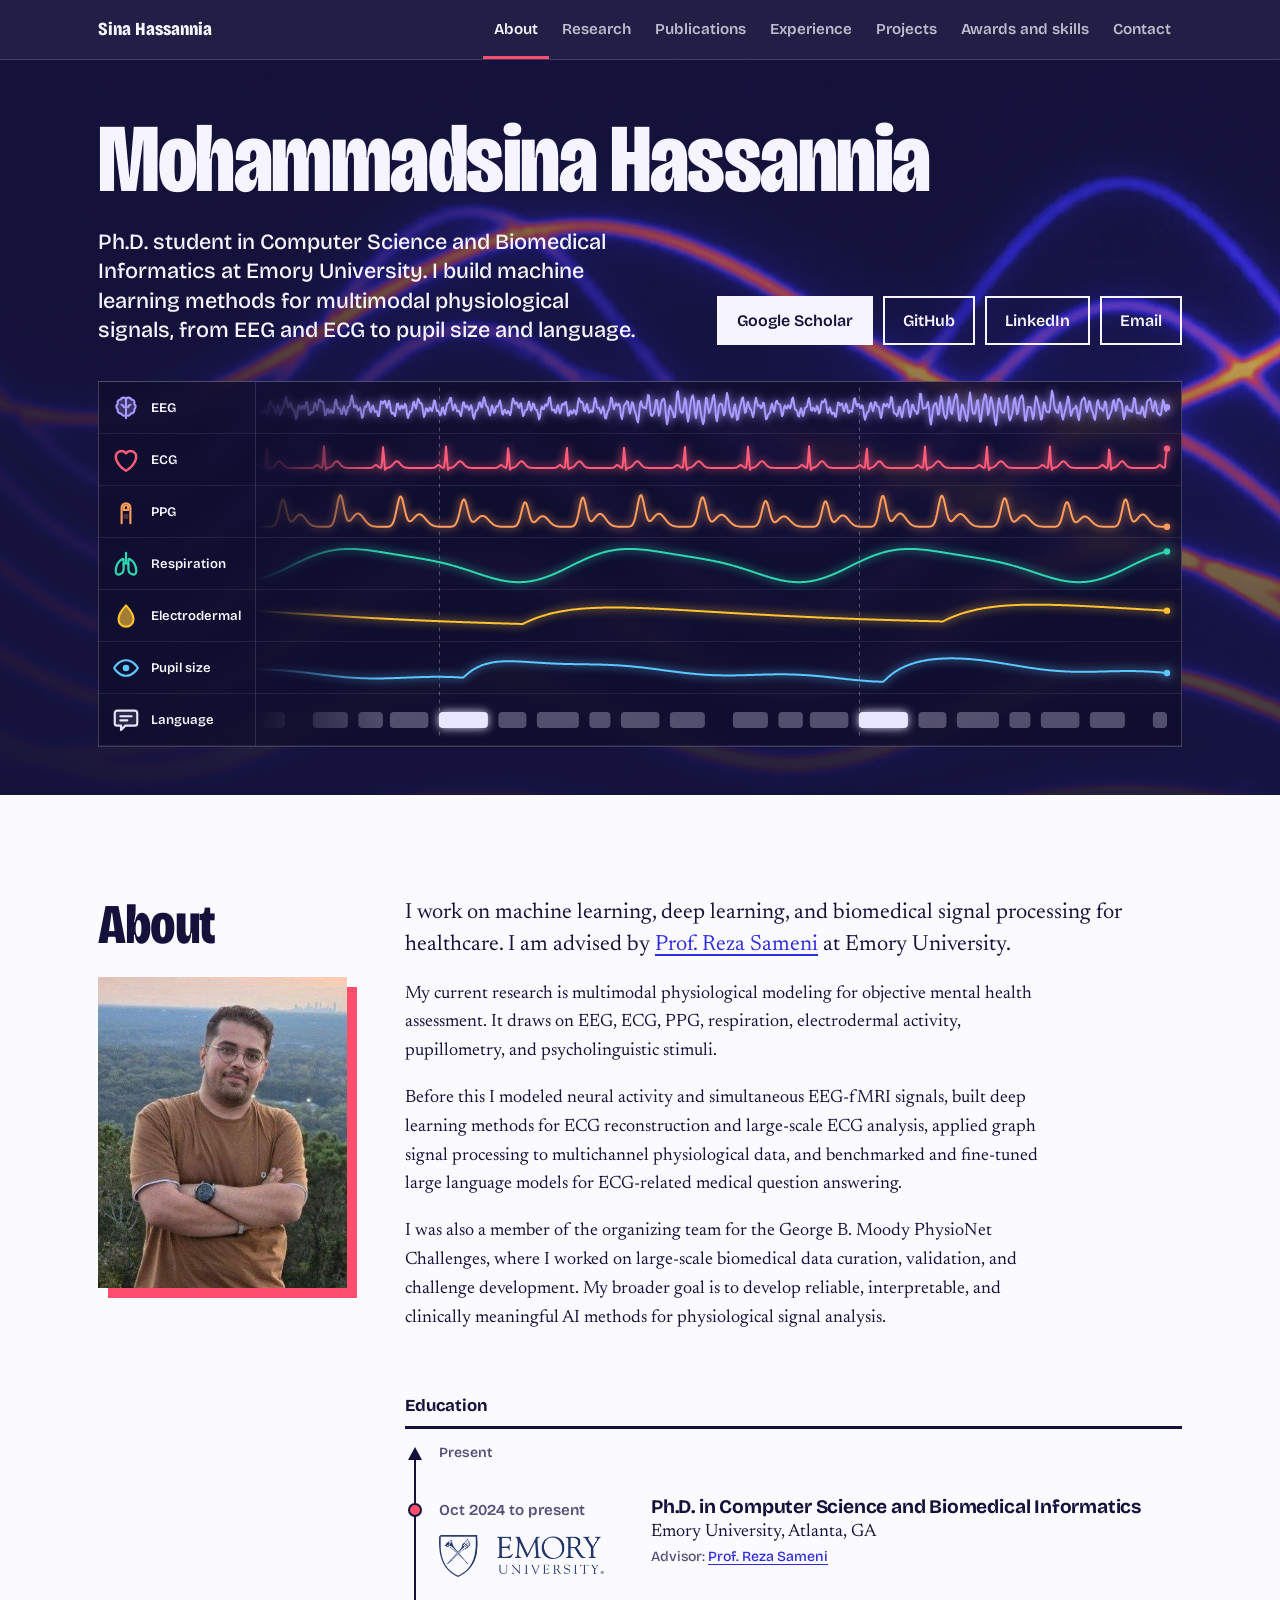
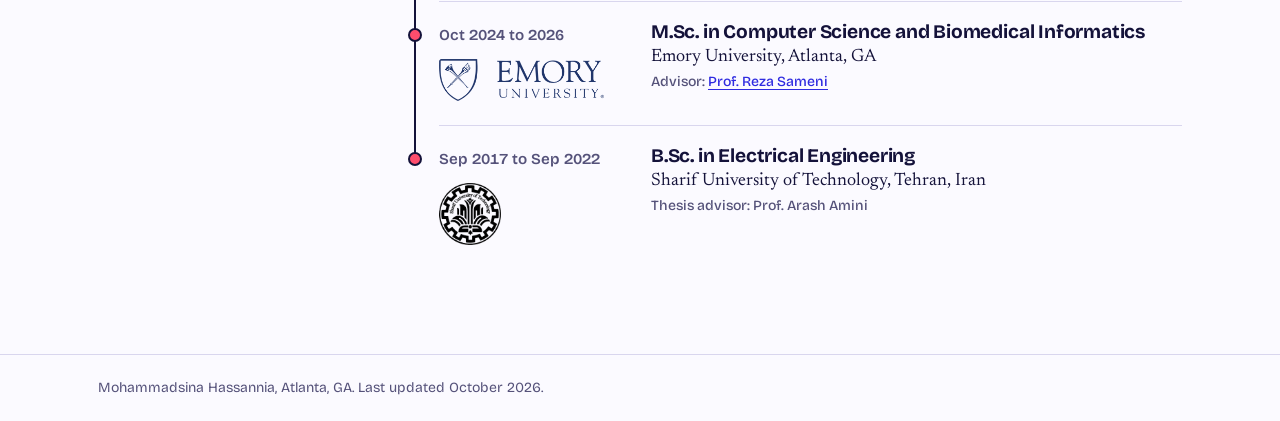
<file: index.html>
<!doctype html>
<html lang="en">
<head>
  <meta charset="utf-8">
  <meta name="viewport" content="width=device-width, initial-scale=1">
  <title>Mohammadsina Hassannia</title>
  <meta name="description" content="Mohammadsina Hassannia is a Ph.D. student in Computer Science and Biomedical Informatics at Emory University, working on machine learning for ECG, EEG, and other physiological signals.">
  <meta name="author" content="Mohammadsina Hassannia">
  <meta property="og:title" content="Mohammadsina Hassannia">
  <meta property="og:description" content="Ph.D. student at Emory University working on machine learning for ECG, EEG, and other physiological signals.">
  <meta property="og:type" content="website">
  <meta property="og:url" content="https://sinahsnn.github.io/">
  <meta property="og:image" content="https://sinahsnn.github.io/assets/portrait.jpg">
  <meta name="theme-color" content="#14123a">
  <link rel="icon" href="data:image/svg+xml,%3Csvg xmlns='http://www.w3.org/2000/svg' viewBox='0 0 32 32'%3E%3Crect width='32' height='32' fill='%2314123a'/%3E%3Cpath d='M2 19h7l2-4 3 9 4-19 3 14h9' fill='none' stroke='%23ff5c79' stroke-width='2.6' stroke-linejoin='round' stroke-linecap='round'/%3E%3C/svg%3E">
  <link rel="preconnect" href="https://fonts.googleapis.com">
  <link rel="preconnect" href="https://fonts.gstatic.com" crossorigin>
  <link rel="stylesheet" href="https://fonts.googleapis.com/css2?family=Bricolage+Grotesque:opsz,wdth,wght@12..96,75..100,200..800&amp;family=Newsreader:ital,opsz,wght@0,6..72,400..600;1,6..72,400..600&amp;display=swap">
  <link rel="stylesheet" href="assets/style.css">
</head>
<body>
<a class="skip" href="#main">Skip to content</a>

<svg class="sprite" width="0" height="0" aria-hidden="true" focusable="false">
  <symbol id="g-leads" viewBox="0 0 96 60"><polyline fill="none" stroke="currentColor" stroke-width="1.5" stroke-linecap="round" stroke-linejoin="round" points="10,16 15.3,16 18,15 20.6,16 24.4,16 26,16.8 27.9,8 29.8,18.1 31.7,16 35.8,16 39.6,14.2 43.4,16 48,16 53.3,16 56,15 58.6,16 62.4,16 64,16.8 65.9,8 67.8,18.1 69.7,16 73.8,16 77.6,14.2 81.4,16 86,16"/><polyline fill="none" stroke="currentColor" stroke-width="1.5" stroke-linecap="round" stroke-linejoin="round" points="10,32 15.3,32 18,31 20.6,32 24.4,32 26,32.8 27.9,24 29.8,34.1 31.7,32 35.8,32 39.6,30.2 43.4,32 48,32 53.3,32 56,31 58.6,32 62.4,32 64,32.8 65.9,24 67.8,34.1 69.7,32 73.8,32 77.6,30.2 81.4,32 86,32"/><polyline fill="none" stroke="currentColor" stroke-width="1.5" stroke-linecap="round" stroke-linejoin="round" points="10,48 15.3,48 18,47 20.6,48 24.4,48 26,48.8 27.9,40 29.8,50.1 31.7,48 35.8,48 39.6,46.2 43.4,48 48,48 53.3,48 56,47 58.6,48 62.4,48 64,48.8 65.9,40 67.8,50.1 69.7,48 73.8,48 77.6,46.2 81.4,48 86,48"/></symbol>
  <symbol id="g-ecg" viewBox="0 0 96 60"><rect class="gb" x="8" y="12" width="80" height="36"/><polyline fill="none" stroke="currentColor" stroke-width="2" stroke-linecap="round" stroke-linejoin="round" points="10,36 15.3,36 18,33.7 20.6,36 24.4,36 26,37.8 27.9,18 29.8,40.7 31.7,36 35.8,36 39.6,32 43.4,36 48,36 53.3,36 56,33.7 58.6,36 62.4,36 64,37.8 65.9,18 67.8,40.7 69.7,36 73.8,36 77.6,32 81.4,36 86,36"/></symbol>
  <symbol id="g-split" viewBox="0 0 96 60"><polyline fill="none" stroke="currentColor" stroke-width="1.5" stroke-linecap="round" stroke-linejoin="round" points="10,19.4 11.6,20.7 13.2,21.3 14.8,21.1 16.3,20.3 17.9,19.3 19.5,18.4 21.1,17.8 22.7,17.7 24.2,17.9 25.8,18.1 27.4,18 29,17.5 30.6,16.4 32.2,14.9 33.8,13.5 35.3,12.4 36.9,12 38.5,12.5 40.1,13.7 41.7,15.3 43.2,17 44.8,18.3 46.4,19.1 48,19.2 49.6,19 51.2,18.6 52.8,18.4 54.3,18.5 55.9,19.1 57.5,19.8 59.1,20.4 60.7,20.5 62.2,20 63.8,18.7 65.4,17 67,15.1 68.6,13.6 70.2,12.7 71.8,12.5 73.3,13.1 74.9,14.2 76.5,15.3 78.1,16.2 79.7,16.6 81.2,16.6 82.8,16.4 84.4,16.3 86,16.6"/><rect class="gb" x="8" y="30" width="80" height="24"/><polyline fill="none" stroke="currentColor" stroke-width="2" stroke-linecap="round" stroke-linejoin="round" points="10,46 15.3,46 18,44.6 20.6,46 24.4,46 26,47.1 27.9,35 29.8,48.9 31.7,46 35.8,46 39.6,43.6 43.4,46 48,46 53.3,46 56,44.6 58.6,46 62.4,46 64,47.1 65.9,35 67.8,48.9 69.7,46 73.8,46 77.6,43.6 81.4,46 86,46"/></symbol>
  <symbol id="g-tag" viewBox="0 0 96 60"><rect class="ga" x="24" y="16" width="48" height="28" stroke="currentColor" stroke-width="2"/><polyline class="gk" fill="none" stroke="currentColor" stroke-width="2" stroke-linecap="round" stroke-linejoin="round" points="38,30 45,37 59,23"/></symbol>
  <symbol id="g-docs" viewBox="0 0 96 60"><rect class="gt" x="24" y="8" width="34" height="40" stroke="currentColor" stroke-width="2"/><rect class="gt" x="31" y="11" width="34" height="40" stroke="currentColor" stroke-width="2"/><rect class="gt" x="38" y="14" width="34" height="40" stroke="currentColor" stroke-width="2"/><polyline fill="none" stroke="currentColor" stroke-width="1.5" stroke-linecap="round" stroke-linejoin="round" points="44,22 66,22"/><polyline fill="none" stroke="currentColor" stroke-width="1.5" stroke-linecap="round" stroke-linejoin="round" points="44,29 66,29"/><polyline fill="none" stroke="currentColor" stroke-width="1.5" stroke-linecap="round" stroke-linejoin="round" points="44,36 66,36"/><polyline fill="none" stroke="currentColor" stroke-width="1.5" stroke-linecap="round" stroke-linejoin="round" points="44,43 58,43"/></symbol>
  <symbol id="g-qa" viewBox="0 0 96 60"><rect class="gt" x="12" y="14" width="32" height="32" stroke="currentColor" stroke-width="2"/><rect class="ga" x="52" y="14" width="32" height="32" stroke="currentColor" stroke-width="2"/><text x="28" y="36" text-anchor="middle" font-size="18" font-weight="700" fill="currentColor">Q</text><text class="go" x="68" y="36" text-anchor="middle" font-size="18" font-weight="700" fill="currentColor">A</text></symbol>
  <symbol id="g-bars" viewBox="0 0 96 60"><polyline fill="none" stroke="currentColor" stroke-width="1.5" stroke-linecap="round" stroke-linejoin="round" points="12,8 12,50 86,50"/><rect class="gt" x="20" y="28" width="11" height="22" stroke="currentColor" stroke-width="2"/><rect class="gt" x="36" y="36" width="11" height="14" stroke="currentColor" stroke-width="2"/><rect class="ga" x="52" y="16" width="11" height="34" stroke="currentColor" stroke-width="2"/><rect class="gt" x="68" y="24" width="11" height="26" stroke="currentColor" stroke-width="2"/></symbol>
  <symbol id="g-spikes" viewBox="0 0 96 60"><polyline fill="none" stroke="currentColor" stroke-width="2" stroke-linecap="round" stroke-linejoin="round" points="16,11 16,21"/><polyline fill="none" stroke="currentColor" stroke-width="2" stroke-linecap="round" stroke-linejoin="round" points="28,11 28,21"/><polyline fill="none" stroke="currentColor" stroke-width="2" stroke-linecap="round" stroke-linejoin="round" points="44,11 44,21"/><polyline fill="none" stroke="currentColor" stroke-width="2" stroke-linecap="round" stroke-linejoin="round" points="52,11 52,21"/><polyline fill="none" stroke="currentColor" stroke-width="2" stroke-linecap="round" stroke-linejoin="round" points="60,11 60,21"/><polyline fill="none" stroke="currentColor" stroke-width="2" stroke-linecap="round" stroke-linejoin="round" points="64,11 64,21"/><polyline fill="none" stroke="currentColor" stroke-width="2" stroke-linecap="round" stroke-linejoin="round" points="72,11 72,21"/><polyline fill="none" stroke="currentColor" stroke-width="2" stroke-linecap="round" stroke-linejoin="round" points="12,25 12,35"/><polyline fill="none" stroke="currentColor" stroke-width="2" stroke-linecap="round" stroke-linejoin="round" points="16,25 16,35"/><polyline fill="none" stroke="currentColor" stroke-width="2" stroke-linecap="round" stroke-linejoin="round" points="24,25 24,35"/><polyline fill="none" stroke="currentColor" stroke-width="2" stroke-linecap="round" stroke-linejoin="round" points="36,25 36,35"/><polyline fill="none" stroke="currentColor" stroke-width="2" stroke-linecap="round" stroke-linejoin="round" points="56,25 56,35"/><polyline fill="none" stroke="currentColor" stroke-width="2" stroke-linecap="round" stroke-linejoin="round" points="72,25 72,35"/><polyline fill="none" stroke="currentColor" stroke-width="2" stroke-linecap="round" stroke-linejoin="round" points="76,25 76,35"/><polyline fill="none" stroke="currentColor" stroke-width="2" stroke-linecap="round" stroke-linejoin="round" points="12,39 12,49"/><polyline fill="none" stroke="currentColor" stroke-width="2" stroke-linecap="round" stroke-linejoin="round" points="20,39 20,49"/><polyline fill="none" stroke="currentColor" stroke-width="2" stroke-linecap="round" stroke-linejoin="round" points="36,39 36,49"/><polyline fill="none" stroke="currentColor" stroke-width="2" stroke-linecap="round" stroke-linejoin="round" points="40,39 40,49"/><polyline fill="none" stroke="currentColor" stroke-width="2" stroke-linecap="round" stroke-linejoin="round" points="44,39 44,49"/><polyline fill="none" stroke="currentColor" stroke-width="2" stroke-linecap="round" stroke-linejoin="round" points="64,39 64,49"/><polyline fill="none" stroke="currentColor" stroke-width="2" stroke-linecap="round" stroke-linejoin="round" points="80,39 80,49"/></symbol>
  <symbol id="g-activity" viewBox="0 0 96 60"><circle class="gt" cx="48" cy="32" r="20" stroke="currentColor" stroke-width="2"/><polyline fill="none" stroke="currentColor" stroke-width="2" stroke-linecap="round" stroke-linejoin="round" points="44,12.6 48,7 52,12.6"/><polyline fill="none" stroke="currentColor" stroke-width="1.5" stroke-linecap="round" stroke-linejoin="round" points="40,28 50,24 56,36"/><circle class="ga" cx="40" cy="28" r="3.2" stroke="currentColor" stroke-width="1.5"/><circle class="ga" cx="50" cy="24" r="3.2" stroke="currentColor" stroke-width="1.5"/><circle class="ga" cx="56" cy="36" r="3.2" stroke="currentColor" stroke-width="1.5"/><circle class="gt" cx="38" cy="40" r="2.4" stroke="currentColor" stroke-width="1.5"/><circle class="gt" cx="58" cy="22" r="2.4" stroke="currentColor" stroke-width="1.5"/></symbol>
  <symbol id="g-eegfmri" viewBox="0 0 96 60"><polyline fill="none" stroke="currentColor" stroke-width="1.5" stroke-linecap="round" stroke-linejoin="round" points="8,19 8.8,20.8 9.5,21.3 10.2,20.7 11,19.5 11.8,18.8 12.5,18.7 13.2,19 14,18.8 14.8,17.7 15.5,15.9 16.2,14.4 17,14.1 17.8,15.2 18.5,17.1 19.2,18.9 20,19.6 20.8,19.5 21.5,19.1 22.2,19.2 23,19.9 23.8,20.8 24.5,20.8 25.2,19.6 26,17.4 26.8,15.4 27.5,14.5 28.2,14.9 29,16.1 29.8,17.2 30.5,17.6 31.2,17.4 32,17.4 32.8,18.1 33.5,19.7 34.2,21.3 35,21.9 35.8,21.2 36.5,19.3 37.2,17.3 38,16.2 38.8,16.1 39.5,16.6 40.2,16.8 41,16.4 41.8,15.6 42.5,15.4 43.2,16.2 44,18.1"/><polyline fill="none" stroke="currentColor" stroke-width="1.5" stroke-linecap="round" stroke-linejoin="round" points="8,33.7 8.8,33.3 9.5,32.2 10.2,31.1 11,30.4 11.8,30.2 12.5,30.3 13.2,30.4 14,30 14.8,28.9 15.5,27.6 16.2,26.5 17,26.1 17.8,26.8 18.5,28.3 19.2,30.1 20,31.5 20.8,32.2 21.5,32.1 22.2,31.6 23,31.2 23.8,31.3 24.5,31.8 25.2,32.3 26,32.4 26.8,31.7 27.5,30.3 28.2,28.4 29,26.9 29.8,26.2 30.5,26.5 31.2,27.6 32,28.8 32.8,29.8 33.5,30.2 34.2,30.1 35,29.9 35.8,30.2 36.5,31 37.2,32.2 38,33.3 38.8,33.8 39.5,33.2 40.2,31.8 41,30 41.8,28.4 42.5,27.6 43.2,27.6 44,28.1"/><polyline fill="none" stroke="currentColor" stroke-width="1.5" stroke-linecap="round" stroke-linejoin="round" points="8,44 8.8,42.3 9.5,41.6 10.2,41.8 11,41.8 11.8,40.8 12.5,39.2 13.2,38.3 14,39.1 14.8,41.4 15.5,43.7 16.2,44.7 17,44.3 17.8,43.4 18.5,43.2 19.2,43.6 20,43.9 20.8,42.9 21.5,40.8 22.2,38.7 23,38.1 23.8,39.2 24.5,41.2 25.2,42.5 26,42.7 26.8,42.5 27.5,42.8 28.2,44.1 29,45.3 29.8,45.3 30.5,43.5 31.2,41 32,39.3 32.8,39.1 33.5,40.1 34.2,40.9 35,40.9 35.8,40.4 36.5,40.8 37.2,42.4 38,44.6 38.8,45.9 39.5,45.4 40.2,43.6 41,41.7 41.8,40.9 42.5,41.1 43.2,41.2 44,40.5"/><rect class="gt" x="54" y="13" width="34" height="34" stroke="currentColor" stroke-width="2"/><rect class="ga" x="65.3" y="24.3" width="11.4" height="11.4"/><rect class="ga" x="76.7" y="24.3" width="11.3" height="11.4"/><polyline fill="none" stroke="currentColor" stroke-width="1.5" stroke-linecap="round" stroke-linejoin="round" points="65.3,13 65.3,47"/><polyline fill="none" stroke="currentColor" stroke-width="1.5" stroke-linecap="round" stroke-linejoin="round" points="54,24.3 88,24.3"/><polyline fill="none" stroke="currentColor" stroke-width="1.5" stroke-linecap="round" stroke-linejoin="round" points="76.7,13 76.7,47"/><polyline fill="none" stroke="currentColor" stroke-width="1.5" stroke-linecap="round" stroke-linejoin="round" points="54,35.7 88,35.7"/></symbol>
  <symbol id="g-eegnoisy" viewBox="0 0 96 60"><rect class="gb" x="40" y="8" width="28" height="44"/><polyline fill="none" stroke="currentColor" stroke-width="1.5" stroke-linecap="round" stroke-linejoin="round" points="10,17.5 11.6,19.3 13.2,18.8 14.8,17.3 16.3,16.6 17.9,16.9 19.5,16.6 21.1,14.7 22.7,12.5 24.2,12.2 25.8,14.2 27.4,16.7 29,17.7 30.6,17.3 32.2,17.1 33.8,18.1 35.3,18.9 36.9,17.8 38.5,15 40.1,12.7 41.7,12.7 43.2,14.4 44.8,15.6 46.4,15.5 48,15.5 49.6,16.9 51.2,19.1 52.8,19.9 54.3,18.2 55.9,15.5 57.5,14 59.1,14.3 60.7,14.8 62.2,14.3 63.8,13.4 65.4,14.1 67,16.6 68.6,19.1 70.2,19.6 71.8,18 73.3,16.4 74.9,16.1 76.5,16.3 78.1,15.3 79.7,13.3 81.2,12.2 82.8,13.4 84.4,16.2 86,18.1"/><polyline fill="none" stroke="currentColor" stroke-width="1.5" stroke-linecap="round" stroke-linejoin="round" points="10,36.5 11.6,37 13.2,36.7 14.8,35.6 16.3,34.1 17.9,32.6 19.5,31.5 21.1,31 22.7,31.3 24.2,32.4 25.8,33.9 27.4,35.4 29,36.5 30.6,37 32.2,36.7 33.8,35.6 35.3,34.1 36.9,32.6 38.5,31.3 40.1,30.5 41.7,30.3 43.2,30.3 44.8,30.2 46.4,29.6 48,28.2 49.6,26.2 51.2,24.2 52.8,22.6 54.3,22 55.9,22.4 57.5,23.8 59.1,25.8 60.7,28.1 62.2,30.6 63.8,33 65.4,35 67,36.4 68.6,36.9 70.2,36.6 71.8,35.6 73.3,34.1 74.9,32.6 76.5,31.5 78.1,31 79.7,31.3 81.2,32.4 82.8,33.9 84.4,35.4 86,36.5"/><polyline fill="none" stroke="currentColor" stroke-width="1.5" stroke-linecap="round" stroke-linejoin="round" points="10,50.7 11.6,49.9 13.2,48.7 14.8,47.4 16.3,46.2 17.9,45.3 19.5,45 21.1,45.2 22.7,46 24.2,47.2 25.8,48.5 27.4,49.7 29,50.6 30.6,51 32.2,50.8 33.8,50 35.3,48.9 36.9,47.5 38.5,46.2 40.1,45.2 41.7,44.5 43.2,44.2 44.8,44.1 46.4,44.1 48,44.2 49.6,44.2 51.2,44.3 52.8,44.5 54.3,44.8 55.9,45 57.5,45.2 59.1,45.1 60.7,44.9 62.2,44.6 63.8,44.6 65.4,44.9 67,45.7 68.6,46.9 70.2,48.2 71.8,49.5 73.3,50.4 74.9,51 76.5,50.9 78.1,50.3 79.7,49.2 81.2,47.9 82.8,46.6 84.4,45.6 86,45.1"/></symbol>
  <symbol id="g-sources" viewBox="0 0 96 60"><polyline fill="none" stroke="currentColor" stroke-width="1.5" stroke-linecap="round" stroke-linejoin="round" points="10,15.5 11.6,17.3 13.2,16.8 14.8,15.3 16.3,14.6 17.9,14.9 19.5,14.6 21.1,12.7 22.7,10.5 24.2,10.2 25.8,12.2 27.4,14.7 29,15.7 30.6,15.3 32.2,15.1 33.8,16.1 35.3,16.9 36.9,15.8 38.5,13 40.1,10.7 41.7,10.7 43.2,12.4 44.8,13.6 46.4,13.5 48,13.5 49.6,14.9 51.2,17.1 52.8,17.9 54.3,16.2 55.9,13.5 57.5,12 59.1,12.3 60.7,12.8 62.2,12.3 63.8,11.4 65.4,12.1 67,14.6 68.6,17.1 70.2,17.6 71.8,16 73.3,14.4 74.9,14.1 76.5,14.3 78.1,13.3 79.7,11.3 81.2,10.2 82.8,11.4 84.4,14.2 86,16.1"/><rect class="gb" x="8" y="22" width="80" height="18"/><polyline fill="none" stroke="currentColor" stroke-width="2" stroke-linecap="round" stroke-linejoin="round" points="10,36 11.6,36 13.2,36 14.8,36 16.3,36 17.9,36 19.5,36 21.1,35.9 22.7,35.7 24.2,35.2 25.8,34 27.4,32 29,29.4 30.6,26.8 32.2,25.2 33.8,25.3 35.3,27.2 36.9,30 38.5,32.5 40.1,34.3 41.7,35.3 43.2,35.8 44.8,35.9 46.4,36 48,36 49.6,36 51.2,36 52.8,35.9 54.3,35.8 55.9,35.3 57.5,34.3 59.1,32.4 60.7,29.8 62.2,27.1 63.8,25.3 65.4,25.2 67,26.8 68.6,29.5 70.2,32.1 71.8,34.1 73.3,35.2 74.9,35.7 76.5,35.9 78.1,36 79.7,36 81.2,36 82.8,36 84.4,36 86,36"/><polyline fill="none" stroke="currentColor" stroke-width="1.5" stroke-linecap="round" stroke-linejoin="round" points="10,53.2 11.6,51.3 13.2,50.1 14.8,50.2 16.3,48.1 17.9,46.7 19.5,49.6 21.1,52 22.7,51.3 24.2,51.4 25.8,52 27.4,49.2 29,46.7 30.6,48.4 32.2,50.2 33.8,50 35.3,51.6 36.9,53.3 38.5,50.8 40.1,47.9 41.7,48.4 43.2,48.9 44.8,48.2 46.4,50.4 48,53.3 49.6,52 51.2,49.7 52.8,49.7 54.3,48.7 55.9,46.9 57.5,48.8 59.1,52.1 60.7,51.9 62.2,50.9 63.8,51.5 65.4,49.9 67,46.8 68.6,47.6 70.2,50.4 71.8,50.6 73.3,51 74.9,52.9 76.5,51.5 78.1,48 79.7,47.7 81.2,49.1 82.8,48.8 84.4,49.9 86,53"/></symbol>
  <symbol id="g-eeg" viewBox="0 0 96 60"><rect class="gb" x="8" y="8" width="80" height="46"/><polyline fill="none" stroke="currentColor" stroke-width="1.5" stroke-linecap="round" stroke-linejoin="round" points="10,18.5 11.6,20.3 13.2,19.8 14.8,18.3 16.3,17.6 17.9,17.9 19.5,17.6 21.1,15.7 22.7,13.5 24.2,13.2 25.8,15.2 27.4,17.7 29,18.7 30.6,18.3 32.2,18.1 33.8,19.1 35.3,19.9 36.9,18.8 38.5,16 40.1,13.7 41.7,13.7 43.2,15.4 44.8,16.6 46.4,16.5 48,16.5 49.6,17.9 51.2,20.1 52.8,20.9 54.3,19.2 55.9,16.5 57.5,15 59.1,15.3 60.7,15.8 62.2,15.3 63.8,14.4 65.4,15.1 67,17.6 68.6,20.1 70.2,20.6 71.8,19 73.3,17.4 74.9,17.1 76.5,17.3 78.1,16.3 79.7,14.3 81.2,13.2 82.8,14.4 84.4,17.2 86,19.1"/><polyline fill="none" stroke="currentColor" stroke-width="1.5" stroke-linecap="round" stroke-linejoin="round" points="10,34.5 11.6,33.1 13.2,31.6 14.8,31 16.3,31.2 17.9,31.1 19.5,30 21.1,28.3 22.7,27.2 24.2,27.8 25.8,30 27.4,32.3 29,33.4 30.6,33.1 32.2,32.4 33.8,32.3 35.3,32.9 36.9,33.3 38.5,32.3 40.1,30.1 41.7,27.9 43.2,27.1 44.8,28.1 46.4,29.9 48,31.1 49.6,31.3 51.2,31.1 52.8,31.6 54.3,33 55.9,34.4 57.5,34.5 59.1,32.9 60.7,30.4 62.2,28.6 63.8,28.4 65.4,29.2 67,29.8 68.6,29.6 70.2,29.1 71.8,29.4 73.3,31 74.9,33.4 76.5,34.8 78.1,34.5 79.7,32.8 81.2,31 82.8,30.3 84.4,30.5 86,30.5"/><polyline fill="none" stroke="currentColor" stroke-width="1.5" stroke-linecap="round" stroke-linejoin="round" points="10,46 11.6,44.5 13.2,44.6 14.8,44.4 16.3,42.7 17.9,41.4 19.5,42.8 21.1,45.9 22.7,47.8 24.2,47.3 25.8,46.2 27.4,46.3 29,46.7 30.6,45.1 32.2,42.3 33.8,41 35.3,42.7 36.9,45.2 38.5,46 40.1,45.6 41.7,46.3 43.2,47.9 44.8,48.1 46.4,45.7 48,42.7 49.6,42 51.2,43.3 52.8,44.1 54.3,43.7 55.9,44 57.5,46.3 59.1,48.7 60.7,48.5 62.2,46 63.8,43.9 65.4,43.8 67,44.1 68.6,43.1 70.2,41.8 71.8,42.9 73.3,46 74.9,48.2 76.5,47.7 78.1,46.1 79.7,45.7 81.2,46 82.8,45 84.4,42.4 86,41"/></symbol>
  <symbol id="g-eegin" viewBox="0 0 96 60"><polyline fill="none" stroke="currentColor" stroke-width="1.5" stroke-linecap="round" stroke-linejoin="round" points="10,18.5 11.6,20.3 13.2,19.8 14.8,18.3 16.3,17.6 17.9,17.9 19.5,17.6 21.1,15.7 22.7,13.5 24.2,13.2 25.8,15.2 27.4,17.7 29,18.7 30.6,18.3 32.2,18.1 33.8,19.1 35.3,19.9 36.9,18.8 38.5,16 40.1,13.7 41.7,13.7 43.2,15.4 44.8,16.6 46.4,16.5 48,16.5 49.6,17.9 51.2,20.1 52.8,20.9 54.3,19.2 55.9,16.5 57.5,15 59.1,15.3 60.7,15.8 62.2,15.3 63.8,14.4 65.4,15.1 67,17.6 68.6,20.1 70.2,20.6 71.8,19 73.3,17.4 74.9,17.1 76.5,17.3 78.1,16.3 79.7,14.3 81.2,13.2 82.8,14.4 84.4,17.2 86,19.1"/><polyline fill="none" stroke="currentColor" stroke-width="1.5" stroke-linecap="round" stroke-linejoin="round" points="10,34.5 11.6,33.1 13.2,31.6 14.8,31 16.3,31.2 17.9,31.1 19.5,30 21.1,28.3 22.7,27.2 24.2,27.8 25.8,30 27.4,32.3 29,33.4 30.6,33.1 32.2,32.4 33.8,32.3 35.3,32.9 36.9,33.3 38.5,32.3 40.1,30.1 41.7,27.9 43.2,27.1 44.8,28.1 46.4,29.9 48,31.1 49.6,31.3 51.2,31.1 52.8,31.6 54.3,33 55.9,34.4 57.5,34.5 59.1,32.9 60.7,30.4 62.2,28.6 63.8,28.4 65.4,29.2 67,29.8 68.6,29.6 70.2,29.1 71.8,29.4 73.3,31 74.9,33.4 76.5,34.8 78.1,34.5 79.7,32.8 81.2,31 82.8,30.3 84.4,30.5 86,30.5"/><polyline fill="none" stroke="currentColor" stroke-width="1.5" stroke-linecap="round" stroke-linejoin="round" points="10,46 11.6,44.5 13.2,44.6 14.8,44.4 16.3,42.7 17.9,41.4 19.5,42.8 21.1,45.9 22.7,47.8 24.2,47.3 25.8,46.2 27.4,46.3 29,46.7 30.6,45.1 32.2,42.3 33.8,41 35.3,42.7 36.9,45.2 38.5,46 40.1,45.6 41.7,46.3 43.2,47.9 44.8,48.1 46.4,45.7 48,42.7 49.6,42 51.2,43.3 52.8,44.1 54.3,43.7 55.9,44 57.5,46.3 59.1,48.7 60.7,48.5 62.2,46 63.8,43.9 65.4,43.8 67,44.1 68.6,43.1 70.2,41.8 71.8,42.9 73.3,46 74.9,48.2 76.5,47.7 78.1,46.1 79.7,45.7 81.2,46 82.8,45 84.4,42.4 86,41"/></symbol>
  <symbol id="g-dipole" viewBox="0 0 96 60"><circle class="gt" cx="48" cy="32" r="20" stroke="currentColor" stroke-width="2"/><polyline fill="none" stroke="currentColor" stroke-width="2" stroke-linecap="round" stroke-linejoin="round" points="44,12.6 48,7 52,12.6"/><polyline fill="none" stroke="currentColor" stroke-width="2" stroke-linecap="round" stroke-linejoin="round" points="54,36 44,26"/><polyline fill="none" stroke="currentColor" stroke-width="2" stroke-linecap="round" stroke-linejoin="round" points="44,31 44,26 49,26"/><circle class="gs" cx="54" cy="36" r="3.6" stroke="currentColor" stroke-width="1.5"/></symbol>
  <symbol id="g-found" viewBox="0 0 96 60"><circle class="gt" cx="48" cy="32" r="20" stroke="currentColor" stroke-width="2"/><polyline fill="none" stroke="currentColor" stroke-width="2" stroke-linecap="round" stroke-linejoin="round" points="44,12.6 48,7 52,12.6"/><circle class="ga" cx="54" cy="36" r="8" stroke="currentColor" stroke-width="2"/><polyline fill="none" stroke="currentColor" stroke-width="1.5" stroke-linecap="round" stroke-linejoin="round" points="54,24 54,48"/><polyline fill="none" stroke="currentColor" stroke-width="1.5" stroke-linecap="round" stroke-linejoin="round" points="42,36 66,36"/></symbol>
  <symbol id="g-scatter" viewBox="0 0 96 60"><polyline fill="none" stroke="currentColor" stroke-width="1.5" stroke-linecap="round" stroke-linejoin="round" points="12,8 12,50 86,50"/><polyline fill="none" stroke="currentColor" stroke-width="2" stroke-linecap="round" stroke-linejoin="round" points="22,12 78,46"/><circle class="gt" cx="24" cy="30" r="3" stroke="currentColor" stroke-width="1.5"/><circle class="gt" cx="30" cy="40" r="3" stroke="currentColor" stroke-width="1.5"/><circle class="gt" cx="38" cy="34" r="3" stroke="currentColor" stroke-width="1.5"/><circle class="gt" cx="26" cy="44" r="3" stroke="currentColor" stroke-width="1.5"/><circle class="gt" cx="44" cy="44" r="3" stroke="currentColor" stroke-width="1.5"/><circle class="ga" cx="50" cy="16" r="3" stroke="currentColor" stroke-width="1.5"/><circle class="ga" cx="60" cy="24" r="3" stroke="currentColor" stroke-width="1.5"/><circle class="ga" cx="68" cy="16" r="3" stroke="currentColor" stroke-width="1.5"/><circle class="ga" cx="74" cy="30" r="3" stroke="currentColor" stroke-width="1.5"/><circle class="ga" cx="58" cy="12" r="3" stroke="currentColor" stroke-width="1.5"/></symbol>
  <symbol id="g-matrix" viewBox="0 0 96 60"><rect x="13" y="12" width="8" height="8" fill="currentColor" fill-opacity="0.9"/><rect x="22" y="12" width="8" height="8" fill="currentColor" fill-opacity="0.1"/><rect x="31" y="12" width="8" height="8" fill="currentColor" fill-opacity="0.2"/><rect x="40" y="12" width="8" height="8" fill="currentColor" fill-opacity="0.9"/><rect x="49" y="12" width="8" height="8" fill="currentColor" fill-opacity="0.1"/><rect x="58" y="12" width="8" height="8" fill="currentColor" fill-opacity="0.9"/><rect x="67" y="12" width="8" height="8" fill="currentColor" fill-opacity="0.9"/><rect x="76" y="12" width="8" height="8" fill="currentColor" fill-opacity="0.7"/><rect x="13" y="21" width="8" height="8" fill="currentColor" fill-opacity="0.1"/><rect x="22" y="21" width="8" height="8" fill="currentColor" fill-opacity="0.2"/><rect x="31" y="21" width="8" height="8" fill="currentColor" fill-opacity="0.1"/><rect x="40" y="21" width="8" height="8" fill="currentColor" fill-opacity="0.9"/><rect x="49" y="21" width="8" height="8" fill="currentColor" fill-opacity="0.2"/><rect x="58" y="21" width="8" height="8" fill="currentColor" fill-opacity="0.5"/><rect x="67" y="21" width="8" height="8" fill="currentColor" fill-opacity="0.7"/><rect x="76" y="21" width="8" height="8" fill="currentColor" fill-opacity="0.2"/><rect x="13" y="30" width="8" height="8" fill="currentColor" fill-opacity="0.9"/><rect x="22" y="30" width="8" height="8" fill="currentColor" fill-opacity="0.1"/><rect x="31" y="30" width="8" height="8" fill="currentColor" fill-opacity="0.9"/><rect x="40" y="30" width="8" height="8" fill="currentColor" fill-opacity="0.5"/><rect x="49" y="30" width="8" height="8" fill="currentColor" fill-opacity="0.9"/><rect x="58" y="30" width="8" height="8" fill="currentColor" fill-opacity="0.2"/><rect x="67" y="30" width="8" height="8" fill="currentColor" fill-opacity="0.1"/><rect x="76" y="30" width="8" height="8" fill="currentColor" fill-opacity="0.9"/><rect x="13" y="39" width="8" height="8" fill="currentColor" fill-opacity="0.9"/><rect x="22" y="39" width="8" height="8" fill="currentColor" fill-opacity="0.2"/><rect x="31" y="39" width="8" height="8" fill="currentColor" fill-opacity="0.5"/><rect x="40" y="39" width="8" height="8" fill="currentColor" fill-opacity="0.1"/><rect x="49" y="39" width="8" height="8" fill="currentColor" fill-opacity="0.9"/><rect x="58" y="39" width="8" height="8" fill="currentColor" fill-opacity="0.1"/><rect x="67" y="39" width="8" height="8" fill="currentColor" fill-opacity="0.9"/><rect x="76" y="39" width="8" height="8" fill="currentColor" fill-opacity="0.1"/></symbol>
  <symbol id="g-bits" viewBox="0 0 96 60"><rect class="gt" x="12" y="24" width="9" height="12" stroke="currentColor" stroke-width="1.5"/><rect class="ga" x="21" y="24" width="9" height="12" stroke="currentColor" stroke-width="1.5"/><rect class="ga" x="30" y="24" width="9" height="12" stroke="currentColor" stroke-width="1.5"/><rect class="gt" x="39" y="24" width="9" height="12" stroke="currentColor" stroke-width="1.5"/><rect class="gt" x="48" y="24" width="9" height="12" stroke="currentColor" stroke-width="1.5"/><rect class="ga" x="57" y="24" width="9" height="12" stroke="currentColor" stroke-width="1.5"/><rect class="gt" x="66" y="24" width="9" height="12" stroke="currentColor" stroke-width="1.5"/><rect class="ga" x="75" y="24" width="9" height="12" stroke="currentColor" stroke-width="1.5"/></symbol>
  <symbol id="g-step" viewBox="0 0 96 60"><polyline fill="none" stroke="currentColor" stroke-width="1.5" stroke-linecap="round" stroke-linejoin="round" points="10,50 86,50"/><polyline fill="none" stroke="currentColor" stroke-width="2" stroke-linecap="round" stroke-linejoin="round" points="10,42 34,42 34,20 86,20"/></symbol>
  <symbol id="g-spiketrace" viewBox="0 0 96 60"><polyline fill="none" stroke="currentColor" stroke-width="2" stroke-linecap="round" stroke-linejoin="round" points="10,44 22,44 24,12 27,50 31,44 38,44 40,12 43,50 47,44 54,44 56,12 59,50 63,44 70,44 72,12 75,50 79,44 86,44"/></symbol>
  <symbol id="g-curve" viewBox="0 0 96 60"><polygon class="ga" points="12,50 13.8,50 15.7,50 17.6,50 19.4,50 21.2,50 23.1,50 24.9,50 26.8,50 28.7,44 30.5,41.5 32.4,39.6 34.2,38 36,36.6 37.9,35.3 39.8,34.1 41.6,33 43.5,32 45.3,31 47.1,30.1 49,29.2 50.9,28.3 52.7,27.5 54.5,26.7 56.4,26 58.2,25.2 60.1,24.5 62,23.8 63.8,23.1 65.7,22.5 67.5,21.8 69.3,21.2 71.2,20.6 73,19.9 74.9,19.4 76.8,18.8 78.6,18.2 80.5,17.6 82.3,17.1 84.1,16.5 86,16 86,50 12,50"/><polyline fill="none" stroke="currentColor" stroke-width="2" stroke-linecap="round" stroke-linejoin="round" points="12,50 13.8,50 15.7,50 17.6,50 19.4,50 21.2,50 23.1,50 24.9,50 26.8,50 28.7,44 30.5,41.5 32.4,39.6 34.2,38 36,36.6 37.9,35.3 39.8,34.1 41.6,33 43.5,32 45.3,31 47.1,30.1 49,29.2 50.9,28.3 52.7,27.5 54.5,26.7 56.4,26 58.2,25.2 60.1,24.5 62,23.8 63.8,23.1 65.7,22.5 67.5,21.8 69.3,21.2 71.2,20.6 73,19.9 74.9,19.4 76.8,18.8 78.6,18.2 80.5,17.6 82.3,17.1 84.1,16.5 86,16"/><polyline fill="none" stroke="currentColor" stroke-width="1.5" stroke-linecap="round" stroke-linejoin="round" points="12,8 12,50 86,50"/></symbol>
  <symbol id="g-imagenoise" viewBox="0 0 96 60"><rect class="gt" x="16" y="9" width="64" height="42" stroke="currentColor" stroke-width="2"/><polyline fill="none" stroke="currentColor" stroke-width="2" stroke-linecap="round" stroke-linejoin="round" points="16,44 34,26 46,38 58,22 80,46"/><circle cx="68" cy="19" r="4" fill="none" stroke="currentColor" stroke-width="2"/><circle cx="58" cy="25" r="1.3" fill="currentColor"/><circle cx="50" cy="46" r="1.3" fill="currentColor"/><circle cx="46" cy="32" r="1.3" fill="currentColor"/><circle cx="48" cy="41" r="1.3" fill="currentColor"/><circle cx="42" cy="31" r="1.3" fill="currentColor"/><circle cx="34" cy="23" r="1.3" fill="currentColor"/><circle cx="63" cy="27" r="1.3" fill="currentColor"/><circle cx="24" cy="48" r="1.3" fill="currentColor"/><circle cx="38" cy="45" r="1.3" fill="currentColor"/><circle cx="50" cy="33" r="1.3" fill="currentColor"/><circle cx="65" cy="40" r="1.3" fill="currentColor"/><circle cx="37" cy="16" r="1.3" fill="currentColor"/><circle cx="26" cy="44" r="1.3" fill="currentColor"/><circle cx="45" cy="22" r="1.3" fill="currentColor"/><circle cx="67" cy="33" r="1.3" fill="currentColor"/><circle cx="28" cy="43" r="1.3" fill="currentColor"/><circle cx="45" cy="14" r="1.3" fill="currentColor"/><circle cx="61" cy="16" r="1.3" fill="currentColor"/><circle cx="67" cy="47" r="1.3" fill="currentColor"/><circle cx="55" cy="32" r="1.3" fill="currentColor"/><circle cx="40" cy="34" r="1.3" fill="currentColor"/><circle cx="57" cy="43" r="1.3" fill="currentColor"/><circle cx="56" cy="41" r="1.3" fill="currentColor"/><circle cx="23" cy="17" r="1.3" fill="currentColor"/><circle cx="36" cy="42" r="1.3" fill="currentColor"/><circle cx="63" cy="16" r="1.3" fill="currentColor"/><circle cx="22" cy="31" r="1.3" fill="currentColor"/><circle cx="60" cy="48" r="1.3" fill="currentColor"/><circle cx="62" cy="40" r="1.3" fill="currentColor"/><circle cx="37" cy="36" r="1.3" fill="currentColor"/><circle cx="75" cy="34" r="1.3" fill="currentColor"/><circle cx="20" cy="41" r="1.3" fill="currentColor"/><circle cx="41" cy="22" r="1.3" fill="currentColor"/><circle cx="58" cy="19" r="1.3" fill="currentColor"/></symbol>
  <symbol id="g-image" viewBox="0 0 96 60"><rect class="gt" x="16" y="9" width="64" height="42" stroke="currentColor" stroke-width="2"/><polyline fill="none" stroke="currentColor" stroke-width="2" stroke-linecap="round" stroke-linejoin="round" points="16,44 34,26 46,38 58,22 80,46"/><circle cx="68" cy="19" r="4" fill="none" stroke="currentColor" stroke-width="2"/></symbol>
  <symbol id="g-imageclean" viewBox="0 0 96 60"><rect class="gt" x="16" y="9" width="64" height="42" stroke="currentColor" stroke-width="2"/><rect class="gb" x="17" y="44" width="62" height="6"/><polyline fill="none" stroke="currentColor" stroke-width="2" stroke-linecap="round" stroke-linejoin="round" points="16,44 34,26 46,38 58,22 80,46"/><circle class="ga" cx="68" cy="19" r="4" stroke="currentColor" stroke-width="2"/></symbol>
  <symbol id="g-segments" viewBox="0 0 96 60"><rect class="gt" x="16" y="9" width="64" height="42" stroke="currentColor" stroke-width="2"/><polygon class="ga" stroke="currentColor" stroke-width="2" stroke-linejoin="round" points="16,44 34,26 46,38 58,22 80,46 80,51 16,51"/><circle cx="68" cy="19" r="4" fill="currentColor"/></symbol>
  <symbol id="g-vector" viewBox="0 0 96 60"><rect x="11" y="22" width="10" height="16" fill="currentColor" fill-opacity="0.85"/><rect x="22" y="22" width="10" height="16" fill="currentColor" fill-opacity="0.2"/><rect x="33" y="22" width="10" height="16" fill="currentColor" fill-opacity="0.55"/><rect x="44" y="22" width="10" height="16" fill="currentColor" fill-opacity="0.35"/><rect x="55" y="22" width="10" height="16" fill="currentColor" fill-opacity="0.95"/><rect x="66" y="22" width="10" height="16" fill="currentColor" fill-opacity="0.15"/><rect x="77" y="22" width="10" height="16" fill="currentColor" fill-opacity="0.6"/></symbol>
  <symbol id="g-text" viewBox="0 0 96 60"><polyline fill="none" stroke="currentColor" stroke-width="2" stroke-linecap="round" stroke-linejoin="round" points="16,16 78,16"/><polyline fill="none" stroke="currentColor" stroke-width="2" stroke-linecap="round" stroke-linejoin="round" points="16,27 70,27"/><polyline fill="none" stroke="currentColor" stroke-width="2" stroke-linecap="round" stroke-linejoin="round" points="16,38 80,38"/><polyline fill="none" stroke="currentColor" stroke-width="2" stroke-linecap="round" stroke-linejoin="round" points="16,49 52,49"/></symbol>
  <symbol id="g-caption" viewBox="0 0 96 60"><rect class="gb" x="12" y="19" width="72" height="22"/><polyline fill="none" stroke="currentColor" stroke-width="2" stroke-linecap="round" stroke-linejoin="round" points="18,26 78,26"/><polyline fill="none" stroke="currentColor" stroke-width="2" stroke-linecap="round" stroke-linejoin="round" points="18,35 60,35"/></symbol>
  <symbol id="g-boxes" viewBox="0 0 96 60"><rect class="gt" x="16" y="9" width="64" height="42" stroke="currentColor" stroke-width="2"/><polyline fill="none" stroke="currentColor" stroke-width="1.5" stroke-linecap="round" stroke-linejoin="round" points="16,44 34,26 46,38 58,22 80,46"/><rect class="ga" fill-opacity="0.6" x="24" y="24" width="20" height="22" stroke="currentColor" stroke-width="2"/><rect class="ga" fill-opacity="0.6" x="52" y="17" width="18" height="24" stroke="currentColor" stroke-width="2"/></symbol>
  <symbol id="g-depth" viewBox="0 0 96 60"><rect class="gt" x="16" y="9" width="64" height="42" stroke="currentColor" stroke-width="2"/><rect class="ga" fill-opacity="0.2" x="17" y="10" width="62" height="10"/><rect class="ga" fill-opacity="0.45" x="17" y="20" width="62" height="10"/><rect class="ga" fill-opacity="0.7" x="17" y="30" width="62" height="10"/><rect class="ga" fill-opacity="1" x="17" y="40" width="62" height="10"/><rect x="16" y="9" width="64" height="42" fill="none" stroke="currentColor" stroke-width="2"/></symbol>
  <symbol id="g-person" viewBox="0 0 96 60"><polyline fill="none" stroke="currentColor" stroke-width="2" stroke-linecap="round" stroke-linejoin="round" points="48,9 48,18"/><polyline fill="none" stroke="currentColor" stroke-width="2" stroke-linecap="round" stroke-linejoin="round" points="48,18 39,21"/><polyline fill="none" stroke="currentColor" stroke-width="2" stroke-linecap="round" stroke-linejoin="round" points="48,18 57,21"/><polyline fill="none" stroke="currentColor" stroke-width="2" stroke-linecap="round" stroke-linejoin="round" points="39,21 33,30"/><polyline fill="none" stroke="currentColor" stroke-width="2" stroke-linecap="round" stroke-linejoin="round" points="33,30 30,39"/><polyline fill="none" stroke="currentColor" stroke-width="2" stroke-linecap="round" stroke-linejoin="round" points="57,21 64,28"/><polyline fill="none" stroke="currentColor" stroke-width="2" stroke-linecap="round" stroke-linejoin="round" points="64,28 71,22"/><polyline fill="none" stroke="currentColor" stroke-width="2" stroke-linecap="round" stroke-linejoin="round" points="39,21 43,36"/><polyline fill="none" stroke="currentColor" stroke-width="2" stroke-linecap="round" stroke-linejoin="round" points="57,21 53,36"/><polyline fill="none" stroke="currentColor" stroke-width="2" stroke-linecap="round" stroke-linejoin="round" points="43,36 53,36"/><polyline fill="none" stroke="currentColor" stroke-width="2" stroke-linecap="round" stroke-linejoin="round" points="43,36 40,45"/><polyline fill="none" stroke="currentColor" stroke-width="2" stroke-linecap="round" stroke-linejoin="round" points="40,45 38,54"/><polyline fill="none" stroke="currentColor" stroke-width="2" stroke-linecap="round" stroke-linejoin="round" points="53,36 58,44"/><polyline fill="none" stroke="currentColor" stroke-width="2" stroke-linecap="round" stroke-linejoin="round" points="58,44 62,53"/><circle class="gt" cx="48" cy="10" r="4.5" stroke="currentColor" stroke-width="2"/></symbol>
  <symbol id="g-skeleton" viewBox="0 0 96 60"><polyline fill="none" stroke="currentColor" stroke-width="2" stroke-linecap="round" stroke-linejoin="round" points="48,9 48,18"/><polyline fill="none" stroke="currentColor" stroke-width="2" stroke-linecap="round" stroke-linejoin="round" points="48,18 39,21"/><polyline fill="none" stroke="currentColor" stroke-width="2" stroke-linecap="round" stroke-linejoin="round" points="48,18 57,21"/><polyline fill="none" stroke="currentColor" stroke-width="2" stroke-linecap="round" stroke-linejoin="round" points="39,21 33,30"/><polyline fill="none" stroke="currentColor" stroke-width="2" stroke-linecap="round" stroke-linejoin="round" points="33,30 30,39"/><polyline fill="none" stroke="currentColor" stroke-width="2" stroke-linecap="round" stroke-linejoin="round" points="57,21 64,28"/><polyline fill="none" stroke="currentColor" stroke-width="2" stroke-linecap="round" stroke-linejoin="round" points="64,28 71,22"/><polyline fill="none" stroke="currentColor" stroke-width="2" stroke-linecap="round" stroke-linejoin="round" points="39,21 43,36"/><polyline fill="none" stroke="currentColor" stroke-width="2" stroke-linecap="round" stroke-linejoin="round" points="57,21 53,36"/><polyline fill="none" stroke="currentColor" stroke-width="2" stroke-linecap="round" stroke-linejoin="round" points="43,36 53,36"/><polyline fill="none" stroke="currentColor" stroke-width="2" stroke-linecap="round" stroke-linejoin="round" points="43,36 40,45"/><polyline fill="none" stroke="currentColor" stroke-width="2" stroke-linecap="round" stroke-linejoin="round" points="40,45 38,54"/><polyline fill="none" stroke="currentColor" stroke-width="2" stroke-linecap="round" stroke-linejoin="round" points="53,36 58,44"/><polyline fill="none" stroke="currentColor" stroke-width="2" stroke-linecap="round" stroke-linejoin="round" points="58,44 62,53"/><circle class="ga" cx="48" cy="9" r="2.6" stroke="currentColor" stroke-width="1.5"/><circle class="ga" cx="48" cy="18" r="2.6" stroke="currentColor" stroke-width="1.5"/><circle class="ga" cx="39" cy="21" r="2.6" stroke="currentColor" stroke-width="1.5"/><circle class="ga" cx="57" cy="21" r="2.6" stroke="currentColor" stroke-width="1.5"/><circle class="ga" cx="33" cy="30" r="2.6" stroke="currentColor" stroke-width="1.5"/><circle class="ga" cx="64" cy="28" r="2.6" stroke="currentColor" stroke-width="1.5"/><circle class="ga" cx="30" cy="39" r="2.6" stroke="currentColor" stroke-width="1.5"/><circle class="ga" cx="71" cy="22" r="2.6" stroke="currentColor" stroke-width="1.5"/><circle class="ga" cx="43" cy="36" r="2.6" stroke="currentColor" stroke-width="1.5"/><circle class="ga" cx="53" cy="36" r="2.6" stroke="currentColor" stroke-width="1.5"/><circle class="ga" cx="40" cy="45" r="2.6" stroke="currentColor" stroke-width="1.5"/><circle class="ga" cx="58" cy="44" r="2.6" stroke="currentColor" stroke-width="1.5"/><circle class="ga" cx="38" cy="54" r="2.6" stroke="currentColor" stroke-width="1.5"/><circle class="ga" cx="62" cy="53" r="2.6" stroke="currentColor" stroke-width="1.5"/></symbol>
  <symbol id="g-noisy" viewBox="0 0 96 60"><polyline fill="none" stroke="currentColor" stroke-width="1.5" stroke-linecap="round" stroke-linejoin="round" points="10,29.9 12,27.9 14,31.4 16,40.6 18,36.7 20,46.1 22,39.9 24,34.5 26,37.6 28,34.3 30,30.3 32,32.9 34,32.4 36,32.5 38,34.5 40,27.5 42,20.7 44,16.9 46,13.6 48,14.4 50,22.8 52,13.4 54,27.9 56,19.4 58,23.3 60,23.5 62,32.2 64,35.8 66,33.2 68,31.9 70,44.9 72,47.1 74,42.4 76,43.3 78,37.7 80,42.7 82,42 84,35.3 86,30.9"/></symbol>
  <symbol id="g-clean" viewBox="0 0 96 60"><rect class="gb" x="8" y="12" width="80" height="36"/><polyline fill="none" stroke="currentColor" stroke-width="2" stroke-linecap="round" stroke-linejoin="round" points="10,30 11.6,32 13.2,33.8 14.8,35.6 16.3,37.1 17.9,38.3 19.5,39.2 21.1,39.8 22.7,40 24.2,39.8 25.8,39.2 27.4,38.3 29,37.1 30.6,35.6 32.2,33.8 33.8,32 35.3,30 36.9,28 38.5,26.2 40.1,24.4 41.7,22.9 43.2,21.7 44.8,20.8 46.4,20.2 48,20 49.6,20.2 51.2,20.8 52.8,21.7 54.3,22.9 55.9,24.4 57.5,26.2 59.1,28 60.7,30 62.2,32 63.8,33.8 65.4,35.6 67,37.1 68.6,38.3 70.2,39.2 71.8,39.8 73.3,40 74.9,39.8 76.5,39.2 78.1,38.3 79.7,37.1 81.2,35.6 82.8,33.8 84.4,32 86,30"/></symbol>
</svg>

<nav class="tabbar" aria-label="Site sections">
  <div class="wrap tabbar-inner">
    <a class="tabbar-name" href="#about">Sina Hassannia</a>
    <ul class="tabs">
      <li><a class="tab" href="#about" data-tab="about">About</a></li>
      <li><a class="tab" href="#research" data-tab="research">Research</a></li>
      <li><a class="tab" href="#publications" data-tab="publications">Publications</a></li>
      <li><a class="tab" href="#experience" data-tab="experience">Experience</a></li>
      <li><a class="tab" href="#projects" data-tab="projects">Projects</a></li>
      <li><a class="tab" href="#more" data-tab="more">Awards and skills</a></li>
      <li><a class="tab" href="#contact" data-tab="contact">Contact</a></li>
    </ul>
  </div>
</nav>

<header class="hero" data-panel="about">
  <div class="wrap">
    <h1 class="name"><span>Mohammadsina</span> <span>Hassannia</span></h1>
    <div class="intro-row">
      <p class="lede">Ph.D. student in Computer Science and Biomedical Informatics at Emory University. I build machine learning methods for multimodal physiological signals, from EEG and ECG to pupil size and language.</p>
      <ul class="links">
        <li><a class="primary" href="https://scholar.google.com/citations?user=KPI6MPEAAAAJ">Google Scholar</a></li>
        <li><a href="https://github.com/sinahsnn/">GitHub</a></li>
        <li><a href="https://www.linkedin.com/in/mohammad-sina-hasannia-a35944194/">LinkedIn</a></li>
        <li><a href="#contact">Email</a></li>
      </ul>
    </div>
    <figure class="recording" id="recording">
      <div class="rec-body">
        <ul class="lanes">
          <li class="lane lane-eeg"><svg class="icon" viewBox="0 0 24 24" fill="none" stroke="currentColor" stroke-width="1.7" stroke-linecap="round" stroke-linejoin="round" aria-hidden="true"><path class="ic-brain" fill="currentColor" fill-opacity="0.2" d="M12 4.5C10.8 3.2 8.4 3.4 7.7 5.2 5.9 5.3 4.8 7 5.4 8.7 4 9.8 4 12 5.3 13 4.9 14.9 6.3 16.6 8.1 16.4 8.7 18.2 11 18.8 12 17.4 13 18.8 15.3 18.2 15.9 16.4 17.7 16.6 19.1 14.9 18.7 13 20 12 20 9.8 18.6 8.7 19.2 7 18.1 5.3 16.3 5.2 15.6 3.4 13.2 3.2 12 4.5Z"/><path d="M12 4.5v12.9M8.4 9.4c1 .2 1.8 1 1.9 2M15.6 9.4c-1 .2-1.8 1-1.9 2M12 17.4v2.8"/></svg><span class="lane-name">EEG</span></li>
          <li class="lane lane-ecg"><svg class="icon" viewBox="0 0 24 24" fill="none" stroke="currentColor" stroke-width="1.7" stroke-linecap="round" stroke-linejoin="round" aria-hidden="true"><path class="ic-heart" d="M12 19.5S5 15.4 5 9.9A3.9 3.9 0 0 1 12 7.5 3.9 3.9 0 0 1 19 9.9c0 5.5-7 9.6-7 9.600Z"/></svg><span class="lane-name">ECG</span></li>
          <li class="lane lane-ppg"><svg class="icon" viewBox="0 0 24 24" fill="none" stroke="currentColor" stroke-width="1.7" stroke-linecap="round" stroke-linejoin="round" aria-hidden="true"><path d="M8.5 21V8.500a3.5 3.5 0 0 1 7 0V21"/><path d="M10.3 10.400V8.300a1.7 1.7 0 0 1 3.4 0v2.100Z"/><circle class="ic-led" cx="12" cy="15.5" r="2.1" fill="currentColor" stroke="none"/></svg><span class="lane-name">PPG</span></li>
          <li class="lane lane-resp"><svg class="icon" viewBox="0 0 24 24" fill="none" stroke="currentColor" stroke-width="1.7" stroke-linecap="round" stroke-linejoin="round" aria-hidden="true"><g class="ic-lungs"><path d="M12 3.500V11M12 11l-1.8 1.400M12 11l1.8 1.4"/><path d="M9.3 8.200C6.6 9.6 4.4 13.2 4.2 17.2 4.1 19.3 5.4 20.3 7 19.9 9 19.4 10.2 18 10.2 15.800V9C10.2 8.3 9.8 8 9.3 8.200Z"/><path d="M14.7 8.200C17.4 9.6 19.6 13.2 19.8 17.2 19.9 19.3 18.6 20.3 17 19.9 15 19.4 13.8 18 13.8 15.800V9C13.8 8.3 14.2 8 14.7 8.200Z"/></g></svg><span class="lane-name">Respiration</span></li>
          <li class="lane lane-eda"><svg class="icon" viewBox="0 0 24 24" fill="none" stroke="currentColor" stroke-width="1.7" stroke-linecap="round" stroke-linejoin="round" aria-hidden="true"><path class="ic-drop" fill="currentColor" fill-opacity="0.3" d="M12 3.500S6 10 6 14.500a6 6 0 0 0 12 0C18 10 12 3.5 12 3.500Z"/></svg><span class="lane-name">Electrodermal</span></li>
          <li class="lane lane-pupil"><svg class="icon" viewBox="0 0 24 24" fill="none" stroke="currentColor" stroke-width="1.7" stroke-linecap="round" stroke-linejoin="round" aria-hidden="true"><path d="M2.5 12S6 5.8 12 5.8 21.5 12 21.5 12 18 18.2 12 18.2 2.5 12 2.5 12Z"/><circle class="ic-pupil" cx="12" cy="12" r="2.8" fill="currentColor" stroke="none"/></svg><span class="lane-name">Pupil size</span></li>
          <li class="lane lane-lang"><svg class="icon" viewBox="0 0 24 24" fill="none" stroke="currentColor" stroke-width="1.7" stroke-linecap="round" stroke-linejoin="round" aria-hidden="true"><path class="ic-bubble" fill="currentColor" fill-opacity="0.12" d="M5 4.500h14a2 2 0 0 1 2 2v8a2 2 0 0 1-2 2h-7.500L8 20v-3.500H5a2 2 0 0 1-2-2v-8a2 2 0 0 1 2-2Z"/><path d="M7.5 9h9M7.5 12.300h5.5"/></svg><span class="lane-name">Language</span></li>
        </ul>
        <canvas id="signals" role="img" aria-label="An animated recording of seven signals on one shared timeline: EEG, ECG, PPG, respiration, electrodermal activity, pupil size, and words shown to a participant. Each time a marked word appears, the pupil widens and skin conductance rises shortly after."></canvas>
      </div>
    </figure>
  </div>
</header>

<main id="main">

  <section id="about" class="section" data-panel="about">
    <div class="wrap split">
      <div class="about-side">
        <h2>About</h2>
        <img class="portrait" src="assets/portrait.jpg" width="392" height="490" alt="Mohammadsina Hassannia standing with his arms crossed at a wooded overlook at sunset, with a city skyline on the horizon.">
      </div>
      <div class="stack">
        <div class="prose">
          <p class="intro">I work on machine learning, deep learning, and biomedical signal processing for healthcare. I am advised by <a href="https://scholar.google.com/citations?hl=en&amp;user=MkoXtWwAAAAJ&amp;view_op=list_works&amp;sortby=pubdate">Prof. Reza Sameni</a> at Emory University.</p>
          <p>My current research is multimodal physiological modeling for objective mental health assessment. It draws on EEG, ECG, PPG, respiration, electrodermal activity, pupillometry, and psycholinguistic stimuli.</p>
          <p>Before this I modeled neural activity and simultaneous EEG-fMRI signals, built deep learning methods for ECG reconstruction and large-scale ECG analysis, applied graph signal processing to multichannel physiological data, and benchmarked and fine-tuned large language models for ECG-related medical question answering.</p>
          <p>I was also a member of the organizing team for the George B. Moody PhysioNet Challenges, where I worked on large-scale biomedical data curation, validation, and challenge development. My broader goal is to develop reliable, interpretable, and clinically meaningful AI methods for physiological signal analysis.</p>
        </div>

        <div>
          <h3 class="subhead">Education</h3>
          <div class="rows timeline">
            <p class="timeline-now">Present</p>
            <div class="row edu">
              <p class="when">Oct 2024 to present</p>
              <div>
                <h3>Ph.D. in Computer Science and Biomedical Informatics</h3>
                <p>Emory University, Atlanta, GA</p>
                <p class="meta">Advisor: <a href="https://scholar.google.com/citations?hl=en&amp;user=MkoXtWwAAAAJ&amp;view_op=list_works&amp;sortby=pubdate">Prof. Reza Sameni</a></p>
              </div>
              <p class="edu-logo"><img class="logo-wide logo-on-light" src="assets/logos/emory.png" width="640" height="163" loading="lazy" alt="Emory University logo"><img class="logo-wide logo-on-dark" src="assets/logos/emory-white.png" width="640" height="163" loading="lazy" alt="Emory University logo"></p>
            </div>
            <div class="row edu">
              <p class="when">Oct 2024 to 2026</p>
              <div>
                <h3>M.Sc. in Computer Science and Biomedical Informatics</h3>
                <p>Emory University, Atlanta, GA</p>
                <p class="meta">Advisor: <a href="https://scholar.google.com/citations?hl=en&amp;user=MkoXtWwAAAAJ&amp;view_op=list_works&amp;sortby=pubdate">Prof. Reza Sameni</a></p>
              </div>
              <p class="edu-logo"><img class="logo-wide logo-on-light" src="assets/logos/emory.png" width="640" height="163" loading="lazy" alt="Emory University logo"><img class="logo-wide logo-on-dark" src="assets/logos/emory-white.png" width="640" height="163" loading="lazy" alt="Emory University logo"></p>
            </div>
            <div class="row edu">
              <p class="when">Sep 2017 to Sep 2022</p>
              <div>
                <h3>B.Sc. in Electrical Engineering</h3>
                <p>Sharif University of Technology, Tehran, Iran</p>
                <p class="meta">Thesis advisor: Prof. Arash Amini</p>
              </div>
              <p class="edu-logo"><img class="logo-round logo-mono" src="assets/logos/sharif.png" width="360" height="360" loading="lazy" alt="Sharif University of Technology logo"></p>
            </div>
          </div>
        </div>
      </div>
    </div>
  </section>

  <section id="research" class="section tint" data-panel="research">
    <div class="wrap split">
      <h2>Research</h2>
      <div class="stack">
        <div class="areas">
          <article class="area area-pulse" id="work-lead-decomposition">
            <h3><span class="swatch pulse" aria-hidden="true"></span>Biomedical signal and time-series modeling</h3>
            <p class="area-meta">Graduate Research Assistant, Emory University, Oct 2024 to present. Advisor: <a href="https://scholar.google.com/citations?hl=en&amp;user=MkoXtWwAAAAJ&amp;view_op=list_works&amp;sortby=pubdate">Prof. Reza Sameni</a>.</p>
            <div class="area-body">
              <div class="area-text">
                <p>How much of one ECG lead can be predicted from the others, and what is left over? ECG-Prism answers this for every lead, splitting it into a part shared across leads and a part specific to that lead, and uses the result for reconstruction, fault detection, and diagnosis.</p>
              </div>
              <figure class="area-fig wide">
                <div class="plate"><video class="anim-fig" src="assets/figures/ecg-prism.mp4" poster="assets/figures/ecg-prism-poster.webp" width="1920" height="750" muted loop playsinline controls preload="metadata" aria-label="Animation of ECG-Prism. Eight ECG leads from a standard recording feed one lane per target lead. In each lane a linear spatial stage, a nonlinear spatial stage, and a spatiotemporal stage each predict the held-out lead from the other seven and pass on their residual. The result is a shared and a lead-specific component for every lead, used for diagnostic classification, missing-lead estimation, biomarker discovery, and inter-lead analysis."></video></div>
                <figcaption>ECG-Prism: for each lead, a linear spatial stage, a nonlinear spatial stage, and a spatiotemporal state-space stage predict it from the other seven leads, each learning what the previous stage left. This splits every lead into a shared and a lead-specific component, which can be used for diagnosis, missing-lead estimation, biomarker discovery, and inter-lead analysis.</figcaption>
              </figure>
              <div class="area-details">
                <ul class="bullets">
                  <li><b>ECG-Prism</b> (submitted to IEEE JBHI): an interpretable, sampling-frequency-agnostic decomposition framework that combines spatial neural networks with continuous-time state-space models. Trained on more than 70,000 recordings, it performs consistently from 250 to 2000 Hz with a single set of weights and was validated externally on 316,765 ECGs.</li>
                  <li><b>Clinical applications:</b> reconstructed missing or corrupted leads at 10 to 18 dB SNR; detected electrode misplacement without fault-labeled training data (AUROC up to 0.98 on simulated and 0.91 on real misplacements); improved diagnostic classification macro AUPRC by up to 0.027 across two neural architectures; and generalized to an independent external ECG dataset.</li>
                  <li><b>Neural ECG decomposition</b> (CinC 2025): a progressive architecture of linear spatial estimation, nonlinear modeling, and spatiotemporal learning that separates shared cardiac activity from lead-specific characteristics, reaching up to 16.2 dB reconstruction SNR on PTB-XL.</li>
                  <li><b>12-lead reconstruction from printouts</b> (CinC 2026): rebuilds complete 10-second, 12-lead ECGs from printouts that show only 2.5 seconds of each lead, using the linear constraints among the limb leads, beat templates aligned to R-peaks on the rhythm lead, and a null-space projection.</li>
                  <li><b>Graph signal processing</b> (remote research intern, Emory University, Sep 2023 to Aug 2024, with <a href="https://scholar.google.com/citations?hl=en&amp;user=MkoXtWwAAAAJ&amp;view_op=list_works&amp;sortby=pubdate">Prof. Reza Sameni</a>): modeled directed and undirected connectivity in multichannel biomedical signals, computed Laplacian eigendecompositions and graph Fourier transforms, classified signals from low- and high-graph-frequency features, and interpreted the models with SHAP.</li>
                  <li><b>Ongoing:</b> a physiology-informed ECG foundation model that combines cardiac electrophysiology, continuous-time dynamics, and representation learning to transfer across sampling frequencies, acquisition systems, and clinical tasks.</li>
                </ul>
                <dl class="facts">
                  <dt>Data</dt><dd>More than 70,000 training recordings, PTB-XL, and 316,765 ECGs for external validation</dd>
                  <dt>Methods</dt><dd>Linear spatial estimation, MLPs, continuous-time state-space models, graph signal processing, Kalman filtering, null-space projection</dd>
                </dl>
                <p class="related">Related: <a href="#pub-ecg-prism">ECG-Prism paper</a>, <a href="#pub-lead-network">CinC 2025 paper</a>, <a href="#pub-12-lead">CinC 2026 paper</a>, <a href="#code-kalman">Kalman filter code</a></p>
              </div>
            </div>
          </article>

          <article class="area area-amber" id="work-llm-ecg">
            <h3><span class="swatch amber" aria-hidden="true"></span>Large language models for medicine</h3>
            <p class="area-meta">Graduate Research Assistant, Emory University, with <a href="https://scholar.google.com/citations?hl=en&amp;user=MkoXtWwAAAAJ&amp;view_op=list_works&amp;sortby=pubdate">Prof. Reza Sameni</a> and <a href="https://scholar.google.com/citations?user=sinbqtcAAAAJ">Prof. Matthew A. Reyna</a>.</p>
            <div class="area-body">
              <div class="area-text">
                <p>ECGQuest is a literature-grounded benchmark of ECG knowledge, used to test how well general-purpose and medical language models understand electrocardiography and how much fine-tuning helps.</p>
              </div>
              <figure class="area-fig wide">
                <div class="plate"><video class="anim-fig" src="assets/figures/ecgquest-pipeline.mp4" poster="assets/figures/ecgquest-pipeline-poster.webp" width="1920" height="1006" muted loop playsinline controls preload="metadata" aria-label="Animation of the ECGQuest study building up step by step: benchmark construction from source documents to matched true and false question pairs, zero-shot evaluation of closed, open, and medical models on a held-out set and on external exam sets, and LoRA fine-tuning of small models."></video></div>
                <figcaption>The ECGQuest pipeline: building the benchmark, zero-shot evaluation, and LoRA fine-tuning.</figcaption>
              </figure>
              <div class="area-details">
                <ul class="bullets">
                  <li>Built an automated pipeline that generated 21,808 ECG question-answering samples (10,904 matched true/false pairs) from 23 medical references and conference proceedings, with automated verification and deduplication.</li>
                  <li>Benchmarked general-purpose and medical models zero-shot on a held-out test set (n = 1,050), with external evaluation on MedQA and MedMCQA.</li>
                  <li>Fine-tuned five 7B to 14B models with LoRA, improving accuracy by 6.5 to 14.1 percentage points and reaching 76.3% with DeepSeek-R1-14B and 78.5% with a five-model ensemble.</li>
                  <li>Submitted to ICLR 2027.</li>
                </ul>
                <dl class="facts">
                  <dt>Closed models</dt><dd>GPT-3.5, GPT-4o, GPT-5</dd>
                  <dt>Open models</dt><dd>DeepSeek-R1 Distill-Qwen, Gemma-3, Gemma-4, Qwen2.5-Instruct, Mistral-Instruct, Llama-3.1-Instruct</dd>
                  <dt>Medical models</dt><dd>MedGemma, MedAlpaca, BioMistral</dd>
                  <dt>Metrics</dt><dd>Accuracy, macro-F1, Cohen's kappa</dd>
                </dl>
                <p class="related">Related: <a href="#pub-ecg-bench">ECGQuest paper</a></p>
              </div>
            </div>
          </article>

          <article class="area area-ultra">
            <h3><span class="swatch ultra" aria-hidden="true"></span>Multimodal mental health screening</h3>
            <p class="area-meta">Graduate Research Assistant, Emory University, ongoing.</p>
            <div class="area-body">
              <div class="area-text">
                <p>Can the body's physiological signals help screen for depression? This work builds classification pipelines for major depressive disorder from cardiac, vascular, and other physiological measurements, and is moving toward models of how these signals change over time.</p>
              </div>
              <div class="area-details">
                <ul class="bullets">
                  <li><b>MDD classification:</b> developed machine learning pipelines for major depressive disorder classification from ECG, PPG, and multimodal physiological features. Evaluated each modality alone and in combination with traditional classifiers, and extracted time-aligned cardiac, vascular, and cross-modal biomarkers from about 60 participants.</li>
                  <li><b>Ongoing, dynamic physiological modeling:</b> studying time-varying interactions between physiological signals and inferring changing mental states with dynamical models of multimodal physiological time series.</li>
                </ul>
                <dl class="facts">
                  <dt>Signals</dt><dd>ECG, PPG, and other multimodal physiological recordings</dd>
                  <dt>Participants</dt><dd>About 60</dd>
                  <dt>Methods</dt><dd>Biomarker extraction, traditional machine learning classifiers, dynamical modeling of time series</dd>
                </dl>
              </div>
            </div>
          </article>

          <article class="area area-orange">
            <h3><span class="swatch orange" aria-hidden="true"></span>Physiological response to vagus nerve stimulation</h3>
            <p class="area-meta">Graduate Research Assistant, Emory University.</p>
            <div class="area-body">
              <div class="area-text">
                <p>How do the heart, blood vessels, and breathing respond when the vagus nerve is stimulated through the skin of the neck? This work measures those responses in sham-controlled clinical studies of transcutaneous cervical vagus nerve stimulation (tcVNS).</p>
              </div>
              <div class="area-details">
                <ul class="bullets">
                  <li>Developed a reproducible Python pipeline for analyzing cardiovascular and respiratory responses to tcVNS.</li>
                  <li>Extracted beat-level and multimodal biomarkers from ECG, PPG, and respiration.</li>
                  <li>Studied stimulation-induced physiological changes at several temporal resolutions with statistical modeling, separating sustained, transient, and delayed biomarker responses.</li>
                </ul>
                <dl class="facts">
                  <dt>Signals</dt><dd>ECG, PPG, respiration</dd>
                  <dt>Study design</dt><dd>Sham-controlled clinical studies</dd>
                  <dt>Methods</dt><dd>Beat-level biomarker extraction, statistical modeling, Python</dd>
                </dl>
              </div>
            </div>
          </article>

          <article class="area area-teal">
            <h3><span class="swatch teal" aria-hidden="true"></span>Reliable AI for healthcare</h3>
            <p class="area-meta">Core team member, George B. Moody PhysioNet Challenge, Emory University, Oct 2024 to Sep 2026.</p>
            <div class="area-body">
              <div class="area-text">
                <p>Does a result hold outside the conditions a model was trained in? This work includes a large-scale negative-results study on estimating blood pressure from the ECG, and noise-injection tests of the lead-decomposition network.</p>
              </div>
              <figure class="area-fig wide">
                <a class="plate" href="assets/figures/ecg-image-database-examples.webp"><img src="assets/figures/area-image-artifacts.webp" width="1600" height="392" loading="lazy" alt="Three photographs of the same printed ECG: a phone photograph of a curled page, a water-damaged page, and a deteriorated, stained page."></a>
                <figcaption>One ECG as a phone photograph, a water-damaged print, and a deteriorated print. From ECG-Image-Database.</figcaption>
              </figure>
              <div class="area-details">
                <ul class="bullets">
                  <li>Contributed to organizing the PhysioNet/CinC Challenge 2025 and the Kaggle ECG Image Digitization competition.</li>
                  <li>Processed, organized, and validated large-scale clinical ECG datasets and supported benchmark development.</li>
                  <li>Co-authored the Chagas disease detection challenge paper (CinC 2025) and ECG-Image-Database, paired ECG images and time series with real-world scanning, photography, and physical-damage artifacts (Physiological Measurement, 2026).</li>
                </ul>
                <dl class="facts">
                  <dt>Questions</dt><dd>Robustness, interpretability, generalization, physiological variability, clinically meaningful evaluation</dd>
                </dl>
                <p class="related">Related: <a href="#pub-blood-pressure">blood pressure study</a>, <a href="#pub-image-database">ECG-Image-Database</a>, <a href="#pub-chagas">PhysioNet Challenge 2025</a></p>
              </div>
            </div>
          </article>

          <article class="area area-violet" id="work-eeg-fmri">
            <h3><span class="swatch violet" aria-hidden="true"></span>Multimodal physiological signal modeling</h3>
            <p class="area-meta">Bachelor's project, Sharif University of Technology, Apr 2021 to May 2023. Supervisor: Prof. Arash Amini.</p>
            <p class="award"><span class="status">Special B.Sc. Thesis Award, among 200 senior projects, 2021/2022</span></p>
            <div class="area-body">
              <div class="area-text">
                <p>Simulating two brain recordings from one source of truth. A bottom-up neural model drives both simultaneous EEG and fMRI, so the synthetic data comes with known ground truth for testing fusion and source-localization methods.</p>
              </div>
              <figure class="area-fig wide">
                <div class="plate"><video class="anim-fig" src="assets/figures/eeg-fmri-animated.mp4" poster="assets/figures/eeg-fmri-animated-poster.webp" width="1440" height="1230" muted loop playsinline controls preload="metadata" aria-label="Animated poster of the simulator. A source in the brain fires spike trains, neuron models turn them into activity, and the activity splits into an EEG branch, through a lead-field matrix to a scalp cap and multichannel EEG, and an fMRI branch, through a modified Balloon model to BOLD curves and brain slices. A counter shows paired EEG-fMRI samples being generated."></video></div>
                <figcaption>The simulator running: spike generation and neuron models feed an EEG branch and an fMRI branch, and each pass adds a paired EEG-fMRI sample.</figcaption>
              </figure>
              <div class="area-details">
                <ul class="bullets">
                  <li>Modeled neuronal spike trains with random processes, excitatory, inhibitory, and feedback interactions, and spatially correlated activity.</li>
                  <li>Synthesized multichannel EEG through dipole-based forward modeling, with lead-field matrices computed from a clustered head model.</li>
                  <li>Simulated fMRI BOLD responses with a modified hemodynamic Balloon model and a capacitor-like activation kernel, down-sampled to fMRI resolution.</li>
                </ul>
                <dl class="facts">
                  <dt>Modalities</dt><dd>Simultaneous EEG and fMRI</dd>
                  <dt>Collaborators</dt><dd>Ali Ataei, Arash Amini, and Ali Ghazizadeh</dd>
                  <dt>Poster</dt><dd><a href="assets/figures/eeg-fmri-poster.webp">Static poster</a></dd>
                </dl>
              </div>
            </div>
          </article>
        </div>
      </div>
    </div>
  </section>

  <section id="publications" class="section" data-panel="publications">
    <div class="wrap split">
      <h2>Publications</h2>
      <ol class="pubs">
        <li class="pub" id="pub-ecg-bench">
          <p class="year">2026</p>
          <div>
            <h3>ECGQuest: Benchmarking and Fine-Tuning Language Models for Electrocardiography</h3>
            <p class="authors"><strong>M. Hassannia</strong>, <a href="https://scholar.google.com/citations?user=sinbqtcAAAAJ">M. A. Reyna</a>, and R. Sameni</p>
            <p class="venue">International Conference on Learning Representations (ICLR 2027)</p>
            <p class="actions"><span class="status">Submitted</span> <a href="https://arxiv.org/pdf/2608.30893">Preprint on arXiv</a></p>
            <figure class="pub-fig">
              <div class="plate"><video class="anim-fig" src="assets/figures/ecgquest-pipeline.mp4" poster="assets/figures/ecgquest-pipeline-poster.webp" width="1920" height="1006" muted loop playsinline controls preload="metadata" aria-label="Animation of the ECGQuest study building up step by step: benchmark construction from source documents to matched true and false question pairs, zero-shot evaluation of closed, open, and medical models on a held-out set and on external exam sets, and LoRA fine-tuning of small models."></video></div>
              <figcaption>Overview of the study. Matched true/false question pairs are generated from ECG textbooks, guides, manuals, and proceedings, then verified and filtered into a benchmark of 21,808 questions. General-purpose and medical language models are tested zero-shot, and small models are fine-tuned with LoRA.</figcaption>
            </figure>
          </div>
        </li>
        <li class="pub" id="pub-ecg-prism">
          <p class="year">2026</p>
          <div>
            <h3>ECG-Prism: From Decomposition to Representation Learning in ECG Signals</h3>
            <p class="authors"><strong>M. Hassannia</strong> and R. Sameni</p>
            <p class="venue">IEEE Journal of Biomedical and Health Informatics (JBHI)</p>
            <p class="actions"><span class="status">Submitted</span></p>
            <figure class="pub-fig">
              <div class="plate"><video class="anim-fig" src="assets/figures/ecg-prism.mp4" poster="assets/figures/ecg-prism-poster.webp" width="1920" height="750" muted loop playsinline controls preload="metadata" aria-label="Animation of ECG-Prism. Eight ECG leads feed one lane per target lead, where linear spatial, nonlinear spatial, and spatiotemporal stages each predict the held-out lead from the other seven. The result is a shared and a lead-specific component for every lead, used for diagnostic classification, missing-lead estimation, biomarker discovery, and inter-lead analysis."></video></div>
              <figcaption>ECG-Prism splits every lead into a shared and a lead-specific component, using linear spatial, nonlinear spatial, and continuous-time state-space stages that work across sampling rates.</figcaption>
            </figure>
          </div>
        </li>
        <li class="pub" id="pub-12-lead">
          <p class="year">2026</p>
          <div>
            <h3>Reconstruction of Complete 12-Lead ECGs from Incomplete Digitized ECG Printouts</h3>
            <p class="authors"><strong>M. Hassannia</strong>, <a href="https://scholar.google.com/citations?user=sinbqtcAAAAJ">M. A. Reyna</a>, <a href="https://scholar.google.com/citations?user=VwYoZ6gAAAAJ&amp;hl=en">G. D. Clifford</a>, and R. Sameni</p>
            <p class="venue">Computing in Cardiology (CinC)</p>
            <p class="actions"><a href="https://cinc.org/2026/Program/accepted/254_Preprint.pdf">Preprint (PDF)</a></p>
            <figure class="pub-fig">
              <a class="plate" href="assets/figures/cinc-2026-pipeline.webp"><img src="assets/figures/cinc-2026-pipeline.webp" width="2400" height="1236" loading="lazy" alt="A numbered pipeline diagram. A clinical ECG is printed with only 2.5 seconds per lead, the printout is digitized, and a reconstruction framework recovers limb leads, detects R-peaks on lead II, averages beats, replicates templates, realigns them, and applies a null-space projection to give all twelve leads over ten seconds."></a>
              <figcaption>The pipeline. A printout keeps only 2.5 seconds of each lead, so 67.5% of the signal is lost. After digitization, the missing segments are rebuilt from limb-lead relationships and beat templates aligned to the rhythm lead, then projected so the limb leads obey their known constraints. <a href="assets/figures/cinc-2026-pipeline.webp">Open the figure full size</a>.</figcaption>
            </figure>
          </div>
        </li>
        <li class="pub" id="pub-lead-network">
          <p class="year">2025</p>
          <div>
            <h3>A Neural Network Architecture for ECG Lead Reconstruction: Separating Shared and Lead-Specific ECG Characteristics</h3>
            <p class="authors"><strong>M. Hassannia</strong> and R. Sameni</p>
            <p class="venue">Computing in Cardiology (CinC)</p>
            <p class="actions"><a href="https://cinc.org/archives/2025/pdf/CinC2025-337.pdf">Paper (PDF)</a></p>
            <figure class="pub-fig">
              <a class="plate" href="assets/figures/cinc-2025-architecture.webp"><img src="assets/figures/cinc-2025-architecture.webp" width="2000" height="1652" loading="lazy" alt="An architecture diagram with three stacked layers: a linear spatial layer using a least-squares model, a nonlinear spatial layer using an MLP, and a spatiotemporal layer using an RNN. Plots on the right show each layer's reconstruction overlaid on the original ECG, and plots on the left show the error shrinking from layer to layer."></a>
              <figcaption>The architecture. Three stacked layers (linear least squares, an MLP, and an RNN) each add a correction to the previous estimate. Right: the reconstructed lead against the original. Left: the error that remains after each layer. <a href="assets/figures/cinc-2025-architecture.webp">Open the figure full size</a>.</figcaption>
            </figure>
          </div>
        </li>
        <li class="pub" id="pub-blood-pressure">
          <p class="year">2025</p>
          <div>
            <h3>Estimating Blood Pressure from the Electrocardiogram: Findings of a Large-Scale Negative Results Study</h3>
            <p class="authors">S. S. Mousavi, S. Karimi, <strong>M. Hassannia</strong>, Z. Koscova, A. B. Rad, D. Albert, <a href="https://scholar.google.com/citations?user=VwYoZ6gAAAAJ&amp;hl=en">G. D. Clifford</a>, and R. Sameni</p>
            <p class="venue">Physiological Measurement</p>
            <p class="actions"><a href="https://iopscience.iop.org/article/10.1088/1361-6579/ae1926/pdf">Paper (PDF)</a></p>
          </div>
        </li>
        <li class="pub" id="pub-chagas">
          <p class="year">2025</p>
          <div>
            <h3>Detection of Chagas Disease from the ECG: The George B. Moody PhysioNet Challenge 2025</h3>
            <p class="authors"><a href="https://scholar.google.com/citations?user=sinbqtcAAAAJ">M. A. Reyna</a>, J. T. Weigle, Z. Koscova, J. Pavlus, S. Saghafi, P. R. Gomes, A. Elola, <strong>M. Hassannia</strong>, K. S. Campbell, A. B. Rad, A. L. Ribeiro, R. Sameni, and <a href="https://scholar.google.com/citations?user=VwYoZ6gAAAAJ&amp;hl=en">G. D. Clifford</a></p>
            <p class="venue">Computing in Cardiology (CinC)</p>
            <p class="actions"><a href="https://cinc.org/archives/2025/pdf/CinC2025-068.pdf">Paper (PDF)</a></p>
          </div>
        </li>
        <li class="pub" id="pub-image-database">
          <p class="year">2025</p>
          <div>
            <h3>ECG-Image-Database: A Dataset of ECG Images with Real-World Imaging and Scanning Artifacts; A Foundation for Computerized ECG Image Digitization and Analysis</h3>
            <p class="authors"><a href="https://scholar.google.com/citations?user=sinbqtcAAAAJ">M. A. Reyna</a>, J. Weigle, Z. Koscova, K. Campbell, K. K. Shivashankara, S. Saghafi, S. Nikookar, M. Motie-Shirazi, Y. Kiarashi, S. Seyedi, <strong>M. Hassannia</strong>, A. M. Bjørnstad, E. Stenhede, A. Ranjbar, <a href="https://scholar.google.com/citations?user=VwYoZ6gAAAAJ&amp;hl=en">G. D. Clifford</a>, and R. Sameni</p>
            <p class="venue">Physiological Measurement</p>
            <p class="actions"><a href="https://iopscience.iop.org/article/10.1088/1361-6579/ae85b2/pdf">Paper (PDF)</a></p>
            <figure class="pub-fig">
              <a class="plate" href="assets/figures/ecg-image-database-diagram.webp"><img src="assets/figures/ecg-image-database-diagram.webp" width="2200" height="837" loading="lazy" alt="A flow diagram. ECG time series pass through ECG-Image-Kit to make digital images with programmatic variants such as creases, rotation, and handwritten artifacts. Color prints of those images are then scanned, photographed with mobile phones, shown on a monitor, and physically deteriorated with water, coffee, sauce, and mold before being scanned or photographed again."></a>
              <figcaption>How the dataset was made. ECG-Image-Kit renders ECG time series as images with programmatic distortions. Prints of those images were then scanned, photographed, shown on a monitor, and physically damaged before being captured again. <a href="assets/figures/ecg-image-database-diagram.webp">Open the figure full size</a>.</figcaption>
            </figure>
            <figure class="pub-fig">
              <a class="plate" href="assets/figures/ecg-image-database-examples.webp"><img src="assets/figures/ecg-image-database-examples.webp" width="1970" height="1812" loading="lazy" alt="Nine versions of the same 12-lead ECG image: a clean digital red grid, a color scan, a grayscale scan, a mobile photograph, a water-damaged print, deteriorated prints photographed and scanned in color and in black and white, and a photograph of a computer monitor."></a>
              <figcaption>Nine versions of one ECG from the dataset, from the clean digital image to scans, phone photographs, and water-damaged and deteriorated prints. <a href="assets/figures/ecg-image-database-examples.webp">Open the figure full size</a>.</figcaption>
            </figure>
          </div>
        </li>
      </ol>
    </div>
  </section>

  <section id="experience" class="section tint" data-panel="experience">
    <div class="wrap split">
      <h2>Experience</h2>
      <div class="stack">
        <div class="rows">
          <div class="row edu">
            <p class="when">Oct 2024 to Sep 2026</p>
            <div>
              <h3>Core team member, George B. Moody PhysioNet Challenge</h3>
              <p class="meta">Emory University. Supervisors: <a href="https://scholar.google.com/citations?hl=en&amp;user=MkoXtWwAAAAJ&amp;view_op=list_works&amp;sortby=pubdate">Prof. Reza Sameni</a>, <a href="https://scholar.google.com/citations?user=sinbqtcAAAAJ">Prof. Matthew A. Reyna</a>, and <a href="https://scholar.google.com/citations?user=VwYoZ6gAAAAJ&amp;hl=en">Prof. Gari D. Clifford</a>.</p>
              <p class="meta">Website: <a href="https://moody-challenge.physionet.org/">moody-challenge.physionet.org</a></p>
              <ul class="bullets">
                <li><b>Large-scale ECG benchmarks, dataset development, and research:</b> contributed to organizing the PhysioNet/CinC Challenge 2025 and the Kaggle ECG Image Digitization competition; processed, organized, and validated large-scale clinical ECG datasets; supported benchmark development; and co-authored publications on the PhysioNet/CinC Challenge 2025 (CinC 2025) and the ECG-Image-Database (Physiological Measurement, 2026).</li>
              </ul>
            </div>
            <p class="edu-logo"><a href="https://moody-challenge.physionet.org/"><img class="logo-banner" src="assets/logos/physionet-challenge.png" width="560" height="223" loading="lazy" alt="PhysioNet and Computing in Cardiology logo, from the George B. Moody PhysioNet Challenge website"></a></p>
          </div>
          <div class="row edu">
            <p class="when">Jun 2022 to Oct 2022</p>
            <div>
              <h3>Undergraduate summer research intern</h3>
              <p class="meta">Sharif University of Technology. Behavioral data analysis during visual tasks. Supervised by Prof. Hamid Aghajan.</p>
              <ul class="bullets">
                <li>Denoised EEG data using Makoto's preprocessing pipeline.</li>
                <li>Extracted P300 components after epoching the EEG signals.</li>
                <li>Computed statistical features from EEG recorded during visual tasks.</li>
              </ul>
            </div>
            <p class="edu-logo"><img class="logo-round logo-mono" src="assets/logos/sharif.png" width="360" height="360" loading="lazy" alt="Sharif University of Technology logo"></p>
          </div>
        </div>

        <div>
          <h3 class="subhead">Teaching</h3>
          <div class="rows">
            <div class="row">
              <p class="when">Fall 2025</p>
              <div>
                <h3>BMI 534: Introduction to Machine Learning</h3>
              </div>
            </div>
            <div class="row">
              <p class="when">Spring 2025</p>
              <div>
                <h3>CS 325: Artificial Intelligence</h3>
              </div>
            </div>
            <div class="row">
              <p class="when">Fall 2023</p>
              <div>
                <h3>EEG Signal Processing (graduate course)</h3>
                <p class="meta">Designed and graded assignments. Tehran, Iran.</p>
              </div>
            </div>
            <div class="row">
              <p class="when">Fall 2023</p>
              <div>
                <h3>Principles of Biomedical Engineering</h3>
                <p class="meta">Designed and graded assignments and held problem-solving sessions. Tehran, Iran.</p>
              </div>
            </div>
            <div class="row">
              <p class="when">Spring 2022, Fall 2023</p>
              <div>
                <h3>Computational Intelligence</h3>
                <p class="meta">Designed and graded assignments. Tehran, Iran.</p>
              </div>
            </div>
            <div class="row">
              <p class="when">Spring 2022</p>
              <div>
                <h3>Data Structures and Algorithms</h3>
                <p class="meta">Designed and graded assignments. Tehran, Iran.</p>
              </div>
            </div>
            <div class="row">
              <p class="when">Fall 2021, Spring 2022</p>
              <div>
                <h3>Communication Systems</h3>
                <p class="meta">Designed and graded assignments. Tehran, Iran.</p>
              </div>
            </div>
            <div class="row">
              <p class="when">Spring 2021</p>
              <div>
                <h3>Digital Signal Processing</h3>
                <p class="meta">Graded computer assignments. Tehran, Iran.</p>
              </div>
            </div>
            <div class="row">
              <p class="when">Spring 2019</p>
              <div>
                <h3>Fundamentals of Programming</h3>
                <p class="meta">Designed and graded homework and held problem-solving sessions. Tehran, Iran.</p>
              </div>
            </div>
          </div>
        </div>
      </div>
    </div>
  </section>

  <section id="projects" class="section" data-panel="projects">
    <div class="wrap split">
      <h2>Projects</h2>
      <div class="stack">
        <p class="intro measure">Code from my research and coursework, all on GitHub.</p>
        <div class="chips" role="group" aria-label="Project area" hidden>
          <button type="button" class="chip" data-show="g0" aria-pressed="false"><span class="swatch pulse" aria-hidden="true"></span>Physiological signals</button>
          <button type="button" class="chip" data-show="g1" aria-pressed="false"><span class="swatch ultra" aria-hidden="true"></span>Imaging and vision</button>
          <button type="button" class="chip" data-show="g2" aria-pressed="false"><span class="swatch amber" aria-hidden="true"></span>Language and audio</button>
        </div>
        <div class="groups">
          <div class="group" data-group="g0">
            <h3 class="subhead"><span class="swatch pulse" aria-hidden="true"></span>Physiological signals</h3>
            <div class="projects">
              <article class="project" id="code-kalman">
                <h3><a href="https://github.com/sinahsnn/ecg_kalman_filter">ECG lead reconstruction with Kalman FIR filtering</a></h3>
                <p>An adaptive Kalman filter FIR framework that reconstructs missing ECG leads from a reduced set of leads, evaluated on PTB-XL.</p>
                <figure class="flow flow-pulse">
                  <ol class="flow-steps">
                    <li class="node"><svg class="glyph" viewBox="0 0 96 60" aria-hidden="true"><use href="#g-leads"/></svg><span class="node-name">Available leads</span></li>
                    <li class="op"><span class="op-name">Kalman FIR filter with weights that adapt over time</span></li>
                    <li class="node real"><a class="glyph real" href="assets/figures/proj-kalman-reconstruction.webp"><img src="assets/figures/proj-kalman-reconstruction.webp" width="1400" height="933" loading="lazy" alt="Two plots: the true lead II ECG overlaid with its Kalman reconstruction over ten seconds, and the small reconstruction error beneath."></a><span class="node-name">Lead II rebuilt from leads I and V1 to V6</span></li>
                    <li class="op"><span class="op-name">Compare with the true lead</span></li>
                    <li class="node real"><a class="glyph real" href="assets/figures/proj-kalman-snr.webp"><img src="assets/figures/proj-kalman-snr.webp" width="1400" height="747" loading="lazy" alt="Box plots of reconstruction signal-to-noise ratio in decibels for target leads I, II, and V1 to V6. Leads V2 to V5 score highest."></a><span class="node-name">Validation SNR for each target lead</span></li>
                  </ol>
                  <figcaption>A filter whose weights change over time predicts a missing lead from the leads that are available. Both plots are outputs saved in the repository.</figcaption>
                </figure>
              </article>
              <article class="project">
                <h3><a href="https://github.com/sinahsnn/EEG-Artifact-Reduction">EEG artifact reduction</a></h3>
                <p>Artifact removal with blind and semi-blind source separation methods: PCA, GEVD, ICA, and DSS.</p>
                <figure class="flow flow-pulse">
                  <ol class="flow-steps">
                    <li class="node real"><a class="glyph real square" href="assets/figures/proj-eeg-contaminated.webp"><img src="assets/figures/proj-eeg-contaminated.webp" width="561" height="632" loading="lazy" alt="Twenty-one channels of EEG over five seconds. The frontal channels Fp1 and Fp2 show three large eye-blink deflections."></a><span class="node-name">Contaminated EEG</span></li>
                    <li class="op"><span class="op-name">PCA, ICA, GEVD, or DSS</span></li>
                    <li class="node real"><a class="glyph real square" href="assets/figures/proj-eeg-sources.webp"><img src="assets/figures/proj-eeg-sources.webp" width="355" height="325" loading="lazy" alt="The same recording shown as separated sources. The eye blinks are concentrated in the first source."></a><span class="node-name">Separated sources</span></li>
                    <li class="op"><span class="op-name">Drop the artifact sources</span></li>
                    <li class="node real"><a class="glyph real square" href="assets/figures/proj-eeg-denoised.webp"><img src="assets/figures/proj-eeg-denoised.webp" width="606" height="500" loading="lazy" alt="The reconstructed EEG after removing the artifact sources. The blink deflections on Fp1 and Fp2 are gone."></a><span class="node-name">Denoised EEG</span></li>
                  </ol>
                  <figcaption>An EEG recording with eye blinks on the frontal channels, the sources that ICA separates from it, and the signal rebuilt without the artifact sources.</figcaption>
                </figure>
                <figure class="pub-fig">
                  <a class="plate" href="assets/figures/proj-eeg-gevd-dss.webp"><img src="assets/figures/proj-eeg-gevd-dss.webp" width="2400" height="1029" loading="lazy" alt="A table with one row for each of three source types: periodic, band-limited from 10 to 15 hertz, and non-stationary. For each it gives the GEVD criterion, the sources GEVD estimates, the denoising function used in DSS, and the sources DSS estimates."></a>
                  <figcaption>Semi-blind separation with GEVD and DSS for a periodic source, a 10 to 15 Hz band-limited source, and a non-stationary source. <a href="assets/figures/proj-eeg-gevd-dss.webp">Open the figure full size</a>.</figcaption>
                </figure>
              </article>
              <article class="project">
                <h3><a href="https://github.com/sinahsnn/Brain-source-localization">Brain source localization</a></h3>
                <p>MNE, WMNE, LORETA, and sLORETA source localization applied to epileptic signals.</p>
                <figure class="flow flow-pulse">
                  <ol class="flow-steps">
                    <li class="node real"><a class="glyph real square" href="assets/figures/proj-brain-dipole-grid.webp"><img src="assets/figures/proj-brain-dipole-grid.webp" width="516" height="384" loading="lazy" alt="A three-dimensional plot of a hemispherical head model filled with a regular grid of candidate dipoles."></a><span class="node-name">Candidate dipoles on a 1 cm grid</span></li>
                    <li class="op"><span class="op-name">Forward model</span></li>
                    <li class="node real"><a class="glyph real square" href="assets/figures/proj-brain-scalp.webp"><img src="assets/figures/proj-brain-scalp.webp" width="348" height="194" loading="lazy" alt="A scalp map with a single bright region near the top of the head, beside EEG traces in which one channel shows sharp spikes."></a><span class="node-name">Scalp potentials from one dipole</span></li>
                    <li class="op"><span class="op-name">MNE, WMNE, LORETA, sLORETA</span></li>
                    <li class="node real"><a class="glyph real square" href="assets/figures/proj-brain-estimate.webp"><img src="assets/figures/proj-brain-estimate.webp" width="274" height="232" loading="lazy" alt="The head model with electrode positions marked around it and the estimated dipole highlighted inside."></a><span class="node-name">Estimated source in the head model</span></li>
                  </ol>
                  <figcaption>A known source is projected to the scalp, and each inverse method is judged by how well it finds that source again. For this superficial dipole the reported location error was 2.45 for MNE, 3.46 for WMNE, and 4.24 for LORETA.</figcaption>
                </figure>
              </article>
              <article class="project">
                <h3><a href="https://github.com/sinahsnn/EEG-Data-Classification-using-Common-Spatial-Pattern-CSP-method">EEG classification with common spatial patterns</a></h3>
                <p>The CSP algorithm with an SVM, separating imagined foot movement from mental subtraction. The data has 165 training and 45 test trials, each with 30 channels and 1 s at 256 Hz.</p>
                <figure class="flow flow-pulse">
                  <ol class="flow-steps">
                    <li class="node real"><a class="glyph real square" href="assets/figures/proj-csp-trial.webp"><img src="assets/figures/proj-csp-trial.webp" width="780" height="780" loading="lazy" alt="Thirty EEG channels stacked over one second, each labeled with its electrode name."></a><span class="node-name">One 1 s trial, 30 channels</span></li>
                    <li class="op"><span class="op-name">Learn CSP filters</span></li>
                    <li class="node real"><a class="glyph real square" href="assets/figures/proj-csp-filters.webp"><img src="assets/figures/proj-csp-filters.webp" width="579" height="234" loading="lazy" alt="Two scalp maps of CSP filter weights. The one for imagined foot movement peaks over right frontocentral electrodes, and the one for mental subtraction peaks along the midline."></a><span class="node-name">CSP filters for the two tasks</span></li>
                    <li class="op"><span class="op-name">Filter trials, take variance</span></li>
                    <li class="node real"><a class="glyph real square" href="assets/figures/proj-csp-variance.webp"><img src="assets/figures/proj-csp-variance.webp" width="668" height="181" loading="lazy" alt="Two scatter plots of trial variances for the two classes. Before CSP the classes overlap, and after CSP one class collapses toward zero on one axis."></a><span class="node-name">Variance features before and after CSP</span></li>
                  </ol>
                  <figcaption>Spatial filters make the two mental tasks easy to tell apart before a classifier labels each trial. An SVM on the filtered variances reached a cross-validated accuracy of 0.903 with 7 filter pairs. The first plot is drawn from the repository data.</figcaption>
                </figure>
              </article>
              <article class="project">
                <h3><a href="https://github.com/sinahsnn/EEG-data-classification-using-Genetic-algorithms">EEG classification with genetic algorithms</a></h3>
                <p>Features are extracted from every channel (variance, form factor, kurtosis, mean, median and maximum frequency, relative energy of the EEG rhythms, correlations between channel pairs, and an asymmetry index). They are ranked with the Fisher criterion, then selected with a genetic algorithm, and used to train MLP and RBF networks.</p>
                <figure class="flow flow-pulse">
                  <ol class="flow-steps">
                    <li class="node real"><a class="glyph real square" href="assets/figures/proj-ga-mlp-confusion.webp"><img src="assets/figures/proj-ga-mlp-confusion.webp" width="296" height="312" loading="lazy" alt="A confusion matrix for the MLP using Fisher-selected features: 64 and 66 trials correct, 17 and 18 wrong, 78.8 percent overall."></a><span class="node-name">MLP on Fisher-selected features, 78.8%</span></li>
                    <li class="op"><span class="op-name">Genetic algorithm selects features</span></li>
                    <li class="node real"><a class="glyph real square" href="assets/figures/proj-ga-fitness.webp"><img src="assets/figures/proj-ga-fitness.webp" width="535" height="311" loading="lazy" alt="A step-shaped curve of fitness against generation, rising from about 0.89 to about 0.97 over 20 generations."></a><span class="node-name">Fitness over 20 generations</span></li>
                    <li class="op"><span class="op-name">Retrain the MLP</span></li>
                    <li class="node real"><a class="glyph real square" href="assets/figures/proj-ga-confusion.webp"><img src="assets/figures/proj-ga-confusion.webp" width="245" height="248" loading="lazy" alt="A confusion matrix for the MLP using features chosen by the genetic algorithm: 54 and 53 trials correct, 14 and 11 wrong, 81.1 percent overall."></a><span class="node-name">MLP on GA-selected features, 81.1%</span></li>
                  </ol>
                  <figcaption>A genetic algorithm searches for the subset of EEG features that lets the networks classify best. Both confusion matrices are from MATLAB and cover the training, validation, and test splits together.</figcaption>
                </figure>
              </article>
              <article class="project">
                <h3><a href="https://github.com/sinahsnn/Dynamics-of-Computational-Neural-Models">Dynamics of computational neuron models</a></h3>
                <p>Simulations of Hodgkin-Huxley, Izhikevich, and integrate-and-fire neurons and small neural populations, with phase-plane analysis.</p>
                <figure class="flow flow-pulse">
                  <ol class="flow-steps">
                    <li class="node"><svg class="glyph" viewBox="0 0 96 60" aria-hidden="true"><use href="#g-step"/></svg><span class="node-name">Input current</span></li>
                    <li class="op"><span class="op-name">Hodgkin-Huxley, Izhikevich, or integrate-and-fire</span></li>
                    <li class="node"><svg class="glyph" viewBox="0 0 96 60" aria-hidden="true"><use href="#g-spiketrace"/></svg><span class="node-name">Membrane voltage with spikes</span></li>
                    <li class="op"><span class="op-name">Sweep the input</span></li>
                    <li class="node"><svg class="glyph" viewBox="0 0 96 60" aria-hidden="true"><use href="#g-curve"/></svg><span class="node-name">Firing rate against current</span></li>
                  </ol>
                  <figcaption>Each model turns an input current into spikes, and sweeping the current traces out its firing-rate curve.</figcaption>
                </figure>
              </article>
            </div>
          </div>
          <div class="group" data-group="g1">
            <h3 class="subhead"><span class="swatch ultra" aria-hidden="true"></span>Imaging and vision</h3>
            <div class="projects">
              <article class="project">
                <h3><a href="https://github.com/sinahsnn/Medical-Image-Analysis-and-Processing">Medical image analysis and processing</a></h3>
                <p>Five assignments from a medical image analysis course, written in MATLAB. They cover contrast enhancement and filtering, morphology and texture, wavelets, denoising, and segmentation.</p>
                <div class="toolbox">
                  <div class="tool-row tool-head"><p>Topic</p><p>Methods</p><p>Images used</p></div>
                  <div class="tool-row"><h4>Enhancement and filtering</h4><p data-label="Methods">Histogram equalization and CLAHE. Mean, median, and Gaussian filters. Sobel, Canny, and Laplacian-of-Gaussian edge detection. Fourier amplitude and phase swapping. PCA compression.</p><p data-label="Images used">Chest X-ray, sagittal brain MRI, hand and foot X-rays, a brick wall photo, and a series of six river images</p></div>
                  <div class="tool-row"><h4>Morphology and texture</h4><p data-label="Methods">Thresholding, dilation, erosion, opening, closing, and hole filling. Histogram statistics. Gray-level co-occurrence and difference matrices.</p><p data-label="Images used">Four melanoma photos, an axial brain MRI, and a synthetic gradient image</p></div>
                  <div class="tool-row"><h4>Wavelets</h4><p data-label="Methods">2-D wavelet decomposition and reconstruction. Compression keeping 95%, 40%, and 5% of the coefficients, compared with the FFT. Haar wavelet denoising.</p><p data-label="Images used">The boat test image and a COVID-19 chest CT slice</p></div>
                  <div class="tool-row"><h4>Denoising</h4><p data-label="Methods">Classical kernel regression, bilateral filtering, non-local means, and BM3D. Perona-Malik anisotropic diffusion. Total-variation denoising. Scored with SNR and the edge preservation index.</p><p data-label="Images used">Hand X-ray and the modified Shepp-Logan phantom</p></div>
                  <div class="tool-row"><h4>Segmentation</h4><p data-label="Methods">K-means, fuzzy c-means with varying fuzziness, and Gaussian mixture models. Bias-corrected fuzzy c-means. Basic and gradient-vector-flow snakes. Chan-Vese active contours.</p><p data-label="Images used">Four MRI contrasts of one slice, melanoma and nevus images, and a synthetic image with a bias field</p></div>
                </div>
                <div class="cards">
                  <figure class="card">
                    <a class="plate" href="assets/figures/med-histogram-equalization.webp"><img src="assets/figures/med-histogram-equalization.webp" width="568" height="524" loading="lazy" alt="Three versions of a chest X-ray, each beside its intensity histogram: the original, the histogram-equalized image, and the adaptively equalized image."></a>
                    <figcaption><strong>Histogram equalization.</strong> A chest X-ray and its histogram: original, equalized, and with adaptive equalization (CLAHE).</figcaption>
                  </figure>
                  <figure class="card">
                    <a class="plate" href="assets/figures/med-spatial-filters.webp"><img src="assets/figures/med-spatial-filters.webp" width="1156" height="620" loading="lazy" alt="A noisy brain MRI at the top and four filtered versions beneath it."></a>
                    <figcaption><strong>Spatial filters.</strong> A noisy sagittal brain MRI after mean, median, and Gaussian filtering, and after median then Gaussian.</figcaption>
                  </figure>
                  <figure class="card wide">
                    <a class="plate" href="assets/figures/med-morphology.webp"><img src="assets/figures/med-morphology.webp" width="1144" height="250" loading="lazy" alt="A photo of a dark skin lesion, a binary image with the lesion in several white patches, and a binary image with the lesion as one solid shape."></a>
                    <figcaption><strong>Morphology.</strong> A melanoma photo, its binary image after thresholding at 0.25, and the single connected mask after dilation and erosion.</figcaption>
                  </figure>
                  <figure class="card">
                    <a class="plate" href="assets/figures/med-wavelet-denoising.webp"><img src="assets/figures/med-wavelet-denoising.webp" width="476" height="389" loading="lazy" alt="A chest CT slice shown twice, labeled original and denoised."></a>
                    <figcaption><strong>Wavelet denoising.</strong> A COVID-19 chest CT slice before and after thresholding its Haar wavelet detail coefficients.</figcaption>
                  </figure>
                  <figure class="card">
                    <a class="plate" href="assets/figures/med-bcfcm.webp"><img src="assets/figures/med-bcfcm.webp" width="432" height="384" loading="lazy" alt="Four panels: a shaded four-region input image, a four-color partition, the estimated bias field, and the corrected image with even regions."></a>
                    <figcaption><strong>Bias-field correction.</strong> BCFCM on a synthetic image: the input, the partition, the estimated bias field, and the corrected image.</figcaption>
                  </figure>
                  <figure class="card wide">
                    <a class="plate" href="assets/figures/med-wavelet-compression.webp"><img src="assets/figures/med-wavelet-compression.webp" width="1220" height="400" loading="lazy" alt="Three reconstructions of a photo of fishing boats. The first two look like the original and the third is reduced to black and white patches."></a>
                    <figcaption><strong>Wavelet compression.</strong> The boat image rebuilt from 95%, 40%, and 5% of its wavelet coefficients.</figcaption>
                  </figure>
                  <figure class="card wide">
                    <a class="plate" href="assets/figures/med-kernel-denoising.webp"><img src="assets/figures/med-kernel-denoising.webp" width="1134" height="490" loading="lazy" alt="A noisy hand X-ray beside the same image after denoising."></a>
                    <figcaption><strong>Kernel denoising.</strong> A hand X-ray with added Gaussian noise (SNR 6.66 dB) and after classical regression filtering (10.46 dB). The bilateral filter reached 10.55 dB, non-local means 10.82 dB, and BM3D 10.54 dB.</figcaption>
                  </figure>
                  <figure class="card wide">
                    <a class="plate" href="assets/figures/med-tv-denoising.webp"><img src="assets/figures/med-tv-denoising.webp" width="848" height="276" loading="lazy" alt="Three versions of the Shepp-Logan head phantom: clean, covered in fine noise, and denoised."></a>
                    <figcaption><strong>Total-variation denoising.</strong> The modified Shepp-Logan phantom: original, noisy, and denoised. Total variation reached an SNR of 25.2 dB with an edge preservation index of 0.93. Anisotropic diffusion on a salt-and-pepper version reached 13.5 dB and 0.25.</figcaption>
                  </figure>
                  <figure class="card wide">
                    <a class="plate" href="assets/figures/med-fcm-clustering.webp"><img src="assets/figures/med-fcm-clustering.webp" width="1024" height="410" loading="lazy" alt="A row of four MRI images of the same slice with different contrasts, above a row of four black-and-white cluster membership maps."></a>
                    <figcaption><strong>Clustering.</strong> Four MRI contrasts of one slice (top) and the four membership maps from fuzzy c-means (bottom).</figcaption>
                  </figure>
                  <figure class="card">
                    <a class="plate" href="assets/figures/med-chan-vese.webp"><img src="assets/figures/med-chan-vese.webp" width="788" height="200" loading="lazy" alt="An MRI slice with a bright round mass, a white mask of that mass, and the mass cut out on a black background."></a>
                    <figcaption><strong>Chan-Vese active contour.</strong> An MRI slice, the mask the contour converges to, and the region it selects.</figcaption>
                  </figure>
                  <figure class="card">
                    <a class="plate" href="assets/figures/med-snakes.webp"><img src="assets/figures/med-snakes.webp" width="722" height="358" loading="lazy" alt="Two panels showing a white concave shape with colored areas where the contour misses it. The basic snake leaves a large uncovered area in the concavity and the GVF snake leaves a small one."></a>
                    <figcaption><strong>Snakes.</strong> Final contours on a concave test shape for a basic snake (left) and a gradient-vector-flow snake (right). The GVF snake follows the concavity more closely.</figcaption>
                  </figure>
                </div>
              </article>
              <article class="project">
                <h3><a href="https://github.com/sinahsnn/bmi534_final_project">Context-aware image captioning</a></h3>
                <p>Encoder-decoder captioning on Flickr8k, comparing Inception-V3, EfficientNet-B3, ResNet, U-Net, and Vision Transformer encoders.</p>
                <figure class="flow flow-ultra">
                  <ol class="flow-steps">
                    <li class="node"><svg class="glyph" viewBox="0 0 96 60" aria-hidden="true"><use href="#g-image"/></svg><span class="node-name">Flickr8k image</span></li>
                    <li class="op"><span class="op-name">One of five image encoders</span></li>
                    <li class="node"><svg class="glyph" viewBox="0 0 96 60" aria-hidden="true"><use href="#g-vector"/></svg><span class="node-name">Image features</span></li>
                    <li class="op"><span class="op-name">A decoder writes the words</span></li>
                    <li class="node"><svg class="glyph" viewBox="0 0 96 60" aria-hidden="true"><use href="#g-caption"/></svg><span class="node-name">Caption</span></li>
                  </ol>
                  <figcaption>An encoder summarizes the picture and a decoder writes the caption. Inception-V3 was the best of the five encoders, with BLEU-1 0.2045, METEOR 0.1675, and ROUGE-L 0.2034.</figcaption>
                </figure>
              </article>
              <article class="project">
                <h3><a href="https://github.com/sinahsnn/Joint-Object-Detection-Depth_Estimation">Joint object detection and depth estimation</a></h3>
                <p>A deep learning course project with Mohammad Hossein Zarei and Masoud Nateghi. YOLOv5 detects the objects and a DenseDepth network with a DenseNet-169 encoder estimates depth, so every detected object is reported with its distance. It runs as a small desktop app, with separate depth models for indoor and outdoor scenes.</p>
                <figure class="flow flow-ultra">
                  <ol class="flow-steps">
                    <li class="node real"><a class="glyph real photo" href="assets/figures/proj-depth-input.webp"><img src="assets/figures/proj-depth-input.webp" width="640" height="480" loading="lazy" alt="A photo of a dining room with a table and several carved wooden chairs."></a><span class="node-name">Input image</span></li>
                    <li class="op"><span class="op-name">YOLOv5 finds objects</span></li>
                    <li class="node real"><a class="glyph real photo" href="assets/figures/proj-depth-boxes.webp"><img src="assets/figures/proj-depth-boxes.webp" width="640" height="480" loading="lazy" alt="The same photo with labeled boxes drawn around six chairs and the dining table."></a><span class="node-name">Detected objects</span></li>
                    <li class="op"><span class="op-name">DenseDepth adds depth</span></li>
                    <li class="node real"><table class="node-table"><thead><tr><th scope="col">Object</th><th scope="col">Depth</th><th scope="col">Conf.</th></tr></thead><tbody><tr><td>chair 1</td><td>4.14 m</td><td>0.44</td></tr><tr><td>chair 2</td><td>5.32 m</td><td>0.45</td></tr><tr><td>chair 3</td><td>2.49 m</td><td>0.53</td></tr><tr><td>chair 4</td><td>4.63 m</td><td>0.67</td></tr><tr><td>chair 5</td><td>1.70 m</td><td>0.71</td></tr><tr><td>chair 6</td><td>2.08 m</td><td>0.75</td></tr><tr><td>dining table 1</td><td>1.85 m</td><td>0.46</td></tr></tbody></table><span class="node-name">A distance for every object</span></li>
                  </ol>
                  <figcaption>YOLOv5 finds the objects and DenseDepth estimates a depth map of the scene. Each object is given the mean depth in the middle of its box.</figcaption>
                </figure>
                <div class="cards">
                  <figure class="card wide">
                    <a class="plate" href="assets/figures/proj-depth-outdoor.webp"><img src="assets/figures/proj-depth-outdoor.webp" width="981" height="296" loading="lazy" alt="A street with parked and moving cars and a bus, each with a labeled box."></a>
                    <figcaption><strong>Outdoor scenes.</strong> A street scene processed with the outdoor depth model. The nearest car is reported at 9.1 m and the farthest at 36.3 m.</figcaption>
                  </figure>
                  <figure class="card">
                    <a class="plate" href="assets/figures/proj-depth-filter.webp"><img src="assets/figures/proj-depth-filter.webp" width="1006" height="560" loading="lazy" alt="The same photo of a plant shelf twice. The left one boxes only the nearer objects and the right one only the farther objects."></a>
                    <figcaption><strong>Distance filter.</strong> The app can keep only the objects nearer (left) or farther (right) than a chosen depth.</figcaption>
                  </figure>
                  <figure class="card">
                    <a class="plate" href="assets/figures/proj-depth-map.webp"><img src="assets/figures/proj-depth-map.webp" width="332" height="239" loading="lazy" alt="A depth map of a shop interior colored from dark for near surfaces to yellow for far ones, with a scale from 1.5 to 5.5 meters."></a>
                    <figcaption><strong>Depth network.</strong> Predicted depth in meters for an NYU Depth v2 test image. On the test set the network reached &delta;<sub>1</sub> = 0.652, an absolute relative error of 0.189, and an RMSE of 1.448.</figcaption>
                  </figure>
                </div>
              </article>
              <article class="project">
                <h3><a href="https://github.com/sinahsnn/Human-Pose-estimation">Human pose estimation</a></h3>
                <p>A CNN that locates 14 body joints in an image, evaluated with the PCP and PDJ metrics.</p>
                <figure class="flow flow-ultra">
                  <ol class="flow-steps">
                    <li class="node"><svg class="glyph" viewBox="0 0 96 60" aria-hidden="true"><use href="#g-person"/></svg><span class="node-name">Image resized to 220 by 220</span></li>
                    <li class="op"><span class="op-name">CNN</span></li>
                    <li class="node"><svg class="glyph" viewBox="0 0 96 60" aria-hidden="true"><use href="#g-skeleton"/></svg><span class="node-name">14 joint positions</span></li>
                    <li class="op"><span class="op-name">Compare with labeled joints</span></li>
                    <li class="node real"><a class="glyph real" href="assets/figures/proj-pose-pdj.webp"><img src="assets/figures/proj-pose-pdj.webp" width="386" height="278" loading="lazy" alt="A line chart of the PDJ score for the right hip over 100 training epochs. Training and validation curves both rise to about 0.7."></a><span class="node-name">PDJ for the right hip during training</span></li>
                  </ol>
                  <figcaption>The network predicts 14 joint positions for each image and is scored by how many limbs and joints land close to the labels. The plot is from the training notebook.</figcaption>
                </figure>
              </article>
            </div>
          </div>
          <div class="group" data-group="g2">
            <h3 class="subhead"><span class="swatch amber" aria-hidden="true"></span>Language and audio</h3>
            <div class="projects">
              <article class="project">
                <h3><a href="https://github.com/sinahsnn/Tweet-Sentiment-Analysis-">Tweet sentiment analysis</a></h3>
                <p>Sentiment models built with one-directional, bidirectional, and pyramid LSTMs, and with BERT.</p>
                <figure class="flow flow-amber">
                  <ol class="flow-steps">
                    <li class="node"><svg class="glyph" viewBox="0 0 96 60" aria-hidden="true"><use href="#g-text"/></svg><span class="node-name">Tweet text</span></li>
                    <li class="op"><span class="op-name">GloVe embeddings or BERT tokens</span></li>
                    <li class="node"><svg class="glyph" viewBox="0 0 96 60" aria-hidden="true"><use href="#g-vector"/></svg><span class="node-name">Word vectors</span></li>
                    <li class="op"><span class="op-name">LSTM variants or BERT</span></li>
                    <li class="node real"><a class="glyph real" href="assets/figures/proj-tweet-confusion.webp"><img src="assets/figures/proj-tweet-confusion.webp" width="196" height="128" loading="lazy" alt="A two-by-two confusion matrix for the test tweets: 126 and 125 correct on the diagonal, 32 and 18 errors off it."></a><span class="node-name">Confusion matrix for BERT on test tweets</span></li>
                  </ol>
                  <figcaption>Each tweet becomes a sequence of vectors that a recurrent or transformer model classifies by sentiment. On 301 test tweets, accuracy was 0.75 for an LSTM with GloVe embeddings and 0.83 for BERT.</figcaption>
                </figure>
              </article>
              <article class="project">
                <h3><a href="https://github.com/sinahsnn/Signal-Audio-Image-Denoising-using-Recurrent-Neural-Network-RNN-">Signal denoising with recurrent networks</a></h3>
                <p>RNN and LSTM models that denoise audio signals and images.</p>
                <figure class="flow flow-amber">
                  <ol class="flow-steps">
                    <li class="node"><svg class="glyph" viewBox="0 0 96 60" aria-hidden="true"><use href="#g-noisy"/></svg><span class="node-name">Noisy signal</span></li>
                    <li class="op"><span class="op-name">RNN or LSTM</span></li>
                    <li class="node real"><a class="glyph real" href="assets/figures/proj-rnn-denoised.webp"><img src="assets/figures/proj-rnn-denoised.webp" width="400" height="262" loading="lazy" alt="A closed two-dimensional curve drawn three ways: a jagged noisy version, the smooth clean curve, and the denoised output that follows the clean curve closely."></a><span class="node-name">Noisy, clean, and denoised signal</span></li>
                    <li class="op"><span class="op-name">Compare with the clean signal</span></li>
                    <li class="node real"><a class="glyph real" href="assets/figures/proj-rnn-snr.webp"><img src="assets/figures/proj-rnn-snr.webp" width="382" height="278" loading="lazy" alt="A line chart of signal-to-noise ratio over 50 training epochs. The training curve reaches about 30 decibels and the validation curve about 26."></a><span class="node-name">SNR during training</span></li>
                  </ol>
                  <figcaption>A recurrent network learns to recover a clean signal from its noisy version. On test data the SNR rose from 13.0 dB at the input to 28.1 dB at the output.</figcaption>
                </figure>
              </article>
            </div>
          </div>
        </div>
      </div>
    </div>
  </section>

  <section id="more" class="section tint" data-panel="more">
    <div class="wrap split">
      <h2>Honors, service, and skills</h2>
      <div class="stack">
        <div class="duo">
          <div>
            <h3 class="subhead">Honors and awards</h3>
            <ul class="plain">
              <li><b>BRAINS Black Emory Impact Circle</b> Trainee Fellowship, Emory University, 2026 to 2027.</li>
              <li>Fully funded Ph.D. offers from Emory (CS and BMI), UPenn (BME), Toronto (BME), UMD College Park (ECE), and Rice (ECE), 2024.</li>
              <li><b>Special B.Sc. Thesis Award</b>, among 200 senior projects, EE Department, Sharif University of Technology, 2022.</li>
              <li>Full tuition scholarship for the B.Sc., Sharif University of Technology, 2017 to 2022.</li>
              <li>Semi-finalist, Iranian National Mathematics and Physics Olympiad, 2014 and 2015.</li>
            </ul>
          </div>
          <div>
            <h3 class="subhead">Professional service</h3>
            <ul class="plain">
              <li>Reviewer, Computing in Cardiology (CinC), 2026.</li>
              <li>Reviewer, <i>Physiological Measurement</i>: 3 papers, 2026.</li>
              <li>Reviewer, <i>PLOS ONE</i>: 3 papers, 2025 to present.</li>
              <li>Reviewer, <i>Discover Medicine</i> (Springer Nature): 2 papers, 2025 to present.</li>
            </ul>
          </div>
        </div>

        <div>
          <h3 class="subhead">Skills</h3>
          <dl class="skills">
            <dt>Machine learning and deep learning</dt>
            <dd>End-to-end ML pipelines; custom deep architectures (MLP, CNN, LSTM, attention and transformers, GNN); continuous-time state-space models; multimodal, representation, self-supervised, and transfer learning; domain adaptation; model interpretability (SHAP); GPU training</dd>
            <dt>Signal and image processing</dt>
            <dd>Digital, statistical, graph, and multimodal signal processing; time-series analysis; blind source separation; adaptive and Kalman filtering; Bayesian and state estimation; time-frequency and wavelet analysis; signal and image reconstruction; inverse problems; image segmentation and registration; sensor fusion</dd>
            <dt>LLMs and NLP</dt>
            <dd>Q&amp;A dataset construction; LLM benchmarking; zero- and few-shot evaluation; parameter-efficient fine-tuning (PEFT); LLM agents</dd>
            <dt>Biomedical and clinical data</dt>
            <dd>Multimodal physiological data (ECG, EEG, fMRI, PPG, SCG, respiration, blood pressure, EDA, eye tracking); physiological signal preprocessing; large-scale clinical dataset analysis</dd>
            <dt>Programming and tools</dt>
            <dd>Python (PyTorch, NumPy, Pandas, SciPy, scikit-learn), SQL, R, MATLAB, C/C++, Git, Linux</dd>
            <dt>Languages</dt>
            <dd>Persian (native), English (professional)</dd>
          </dl>
        </div>
      </div>
    </div>
  </section>

</main>

<section id="contact" class="contact" data-panel="contact">
  <div class="wrap split">
    <h2>Contact</h2>
    <div>
      <p class="intro">For research questions or collaboration, email me.</p>
      <a class="email" href="mailto:m.sinahasannia@gmail.com">m.sinahasannia@gmail.com</a>
      <ul class="elsewhere">
        <li><a href="https://scholar.google.com/citations?user=KPI6MPEAAAAJ">Google Scholar</a></li>
        <li><a href="https://github.com/sinahsnn/">GitHub</a></li>
        <li><a href="https://www.linkedin.com/in/mohammad-sina-hasannia-a35944194/">LinkedIn</a></li>
      </ul>
      <figure class="visitors">
        <figcaption>Visitors to this site</figcaption>
        <div class="visitors-map">
          <script type="text/javascript" id="mapmyvisitors" src="https://mapmyvisitors.com/map.js?d=OCcwUdbpAZ7A8EVoSlz1NxI6mqH7cUk1mCWE_4uuXJo&amp;cl=ffffff&amp;w=a"></script>
        </div>
        <p class="visitors-note">Approximate visitor locations are counted by MapMyVisitors.</p>
      </figure>
    </div>
  </div>
</section>

<footer class="foot">
  <div class="wrap">
    <p>Mohammadsina Hassannia, Atlanta, GA. Last updated October 2026.</p>
  </div>
</footer>

<script src="assets/site.js"></script>
</body>
</html>
</file>
<file: assets/style.css>
/* Layout: a full-bleed ECG-paper hero carrying the name and a rhythm strip,
   then left-aligned sections on a two-column grid (heading | content). */

:root {
  /* Color: one hue per research theme, on a cool paper ground */
  --paper: #fbfaff;
  --paper-2: #f0eefc;
  --ink: #14123a;
  --muted: #55527a;
  --rule: #d9d6ee;
  --link: #2f2be0;

  --pulse: #ff4d6d;      /* ECG paper red */
  --ultra: #2f2be0;      /* ultramarine */
  --amber: #ffc233;
  --teal: #19c9a3;
  --on-pulse: #14123a;
  --on-ultra: #ffffff;
  --on-amber: #14123a;
  --on-teal: #14123a;

  --hero-bg: #14123a;
  --hero-ink: #f6f4ff;
  --hero-paper: #14123a;
  --tile: #ffffff;
  --glyph-ink: #14123a;
  --dot: rgba(47, 43, 224, 0.13);
  --contact-veil: rgba(47, 43, 224, 0.86);
  --show-on-light: block;
  --show-on-dark: none;
  --mono-logo: none;

  /* Type */
  --display: "Bricolage Grotesque", "Arial Narrow", "Helvetica Neue", Arial, sans-serif;
  --body: "Newsreader", "Iowan Old Style", Georgia, "Times New Roman", serif;

  --step--1: 0.875rem;
  --step-0: 1.125rem;
  --step-1: 1.375rem;
  --step-2: 1.75rem;
  --step-3: clamp(2.1rem, 4.6vw, 3.5rem);

  --gutter: clamp(16px, 4vw, 48px);
}

@media (prefers-color-scheme: dark) {
  :root:not([data-theme="light"]) {
    --paper: #100e2c;
    --paper-2: #1a1742;
    --ink: #f3f1ff;
    --muted: #b1aedb;
    --rule: #332f66;
    --link: #a9a6ff;
    --pulse: #ff5c79;
    --ultra: #4a46f0;
    --amber: #ffc233;
    --teal: #19c9a3;
    --on-pulse: #14123a;
    --on-ultra: #ffffff;
    --on-amber: #14123a;
    --on-teal: #14123a;
    --hero-bg: #14123a;
    --hero-ink: #f6f4ff;
    --hero-paper: #14123a;
      --tile: #f3f1ff;
  --glyph-ink: #14123a;
  --dot: rgba(169, 166, 255, 0.1);
  --contact-veil: rgba(58, 54, 226, 0.86);
  --show-on-light: none;
  --show-on-dark: block;
  --mono-logo: invert(1);
    color-scheme: dark;
  }
}

:root[data-theme="dark"] {
  --paper: #100e2c;
  --paper-2: #1a1742;
  --ink: #f3f1ff;
  --muted: #b1aedb;
  --rule: #332f66;
  --link: #a9a6ff;
  --pulse: #ff5c79;
  --ultra: #4a46f0;
  --amber: #ffc233;
  --teal: #19c9a3;
  --on-pulse: #14123a;
  --on-ultra: #ffffff;
  --on-amber: #14123a;
  --on-teal: #14123a;
  --hero-bg: #14123a;
  --hero-ink: #f6f4ff;
  --hero-paper: #14123a;
  --tile: #f3f1ff;
  --glyph-ink: #14123a;
  --dot: rgba(169, 166, 255, 0.1);
  --contact-veil: rgba(58, 54, 226, 0.86);
  --show-on-light: none;
  --show-on-dark: block;
  --mono-logo: invert(1);
  color-scheme: dark;
}

*,
*::before,
*::after {
  box-sizing: border-box;
}

html {
  scroll-behavior: smooth;
  -webkit-text-size-adjust: 100%;
}

body {
  margin: 0;
  background: var(--paper);
  color: var(--ink);
  font-family: var(--body);
  font-size: var(--step-0);
  line-height: 1.6;
}

h1,
h2,
h3,
h4,
p,
ul,
ol,
figure {
  margin: 0;
}

ul,
ol {
  padding: 0;
  list-style: none;
}

a {
  color: var(--link);
  text-underline-offset: 0.18em;
  text-decoration-thickness: 0.08em;
}

a:focus-visible,
button:focus-visible {
  outline: 3px solid var(--ink);
  outline-offset: 3px;
  border-radius: 2px;
}

.wrap {
  width: 100%;
  max-width: 1180px;
  margin-inline: auto;
  padding-inline: var(--gutter);
}

.skip {
  position: absolute;
  left: -9999px;
}

.skip:focus {
  left: var(--gutter);
  top: 8px;
  z-index: 10;
  background: var(--ink);
  color: var(--paper);
  padding: 8px 12px;
}

[hidden] {
  display: none !important;
}

/* ---------- Tab bar: one panel of the site is shown at a time ---------- */

.tabbar {
  position: sticky;
  top: env(safe-area-inset-top, 0px);
  z-index: 20;
  background: rgba(20, 18, 58, 0.94);
  -webkit-backdrop-filter: blur(10px);
  backdrop-filter: blur(10px);
  border-bottom: 1px solid rgba(246, 244, 255, 0.14);
  color: #f6f4ff;
}

.tabbar-inner {
  display: flex;
  align-items: center;
  gap: 8px 26px;
  min-height: 56px;
}

.tabbar-name {
  flex: none;
  font-family: var(--display);
  font-weight: 800;
  font-stretch: 80%;
  font-size: 1.15rem;
  color: #f6f4ff;
  text-decoration: none;
}

.tabs {
  display: flex;
  gap: 2px;
  min-width: 0;
  overflow-x: auto;
  scrollbar-width: none;
  margin-left: auto;
}

.tabs::-webkit-scrollbar {
  display: none;
}

.tab {
  display: block;
  padding: 17px 11px 15px;
  font-family: var(--display);
  font-size: 0.95rem;
  font-weight: 600;
  white-space: nowrap;
  color: rgba(246, 244, 255, 0.74);
  text-decoration: none;
  border-bottom: 3px solid transparent;
}

.tab:hover {
  color: #f6f4ff;
}

.tab[aria-current="page"] {
  color: #f6f4ff;
  border-bottom-color: var(--pulse);
}

.tab:focus-visible,
.tabbar-name:focus-visible {
  outline: 3px solid #f6f4ff;
  outline-offset: -3px;
}

@media (max-width: 759px) {
  .tabbar-name {
    display: none;
  }

  .tabs {
    margin-left: -8px;
  }
}

/* Project areas: one group shown at a time */

.chips {
  display: flex;
  flex-wrap: wrap;
  gap: 8px;
}

.chip {
  display: inline-flex;
  align-items: center;
  gap: 8px;
  padding: 9px 14px;
  font-family: var(--display);
  font-size: 0.95rem;
  font-weight: 600;
  color: var(--ink);
  background: transparent;
  border: 2px solid var(--rule);
  cursor: pointer;
}

.chip:hover {
  border-color: var(--ink);
  transform: translateY(-3px);
  box-shadow: 0 4px 0 var(--ink);
}

.chip {
  transition: transform 0.15s, box-shadow 0.15s;
}

/* Until a visitor picks an area, the buttons hop one after another
   and their color squares flip, to show that they can be clicked. */

.chips.attract .chip {
  animation: chip-hop 2.6s cubic-bezier(0.3, 0, 0.3, 1) infinite;
}

.chips.attract .chip:nth-child(2) {
  animation-delay: 0.18s;
}

.chips.attract .chip:nth-child(3) {
  animation-delay: 0.36s;
}

.chips.attract .chip .swatch {
  animation: swatch-flip 2.6s ease-in-out infinite;
  animation-delay: inherit;
}

.chips.attract .chip:hover {
  animation-play-state: paused;
}

@keyframes chip-hop {
  0%, 30%, 100% {
    transform: translateY(0);
    box-shadow: 0 0 0 var(--ink);
  }
  8% {
    transform: translateY(-11px);
    box-shadow: 0 9px 0 var(--rule);
  }
  16% {
    transform: translateY(0);
    box-shadow: 0 0 0 var(--ink);
  }
  21% {
    transform: translateY(-4px);
  }
}

@keyframes swatch-flip {
  0%, 30%, 100% {
    transform: rotate(0deg) scale(1);
  }
  10% {
    transform: rotate(180deg) scale(1.35);
  }
  20% {
    transform: rotate(360deg) scale(1);
  }
}

@media (prefers-reduced-motion: reduce) {
  .chips.attract .chip,
  .chips.attract .chip .swatch {
    animation: none;
  }
}

.chip[aria-pressed="true"] {
  border-color: var(--ink);
  background: var(--ink);
  color: var(--paper);
}

/* The chosen chip already names the area, so its heading is not repeated */
.chips:not([hidden]) ~ .groups .group > .subhead {
  display: none;
}

/* ---------- Hero ---------- */

.hero {
  background-color: var(--hero-bg);
  /* A spectrogram of a synthetic signal, dimmed where the text and the recording sit */
  background-image:
    linear-gradient(180deg, rgba(20, 18, 58, 0.36) 0%, rgba(20, 18, 58, 0.1) 26%, rgba(20, 18, 58, 0.45) 58%, rgba(20, 18, 58, 0.92) 100%),
    linear-gradient(90deg, rgba(20, 18, 58, 0.84) 0%, rgba(20, 18, 58, 0.46) 42%, rgba(20, 18, 58, 0) 100%),
    url("hero-spectrogram.webp");
  background-size: cover;
  background-position: center top;
  background-repeat: no-repeat;
  color: var(--hero-ink);
  overflow: hidden;
  padding-bottom: clamp(28px, 4vw, 48px);
}

.hero a {
  color: var(--hero-ink);
}

.hero a:focus-visible {
  outline-color: var(--hero-ink);
}

.name {
  font-family: var(--display);
  font-weight: 800;
  font-stretch: 75%;
  font-size: clamp(2.8rem, 13.6vw, 5.4rem);
  line-height: 0.9;
  letter-spacing: -0.015em;
  padding-block: clamp(28px, 5vw, 56px) clamp(16px, 2vw, 24px);
}

.name span {
  display: block;
}

@media (min-width: 700px) {
  .name {
    font-size: clamp(3rem, 7.6vw, 6.6rem);
  }

  .name span {
    display: inline;
  }
}

.intro-row {
  display: flex;
  flex-wrap: wrap;
  align-items: flex-end;
  justify-content: space-between;
  gap: 20px 40px;
  padding-bottom: clamp(24px, 3vw, 36px);
}

.lede {
  flex: 1 1 26rem;
  min-width: 0;
  font-family: var(--display);
  font-size: clamp(1.1rem, 1.7vw, 1.4rem);
  font-weight: 500;
  line-height: 1.35;
  max-width: 36em;
  text-wrap: balance;
}

.links {
  display: flex;
  flex-wrap: wrap;
  gap: 10px;
  font-family: var(--display);
  font-weight: 600;
  font-size: 1rem;
}

.links a {
  display: inline-block;
  padding: 10px 18px;
  border: 2px solid var(--hero-ink);
  background: transparent;
  text-decoration: none;
  transition: background-color 0.15s, color 0.15s;
}

.links a.primary,
.links a:hover {
  background: var(--hero-ink);
  color: var(--hero-paper);
}

.links a.primary:hover {
  background: transparent;
  color: var(--hero-ink);
}

/* The recording: one lane per signal, icons on the left, traces on a canvas */

.recording {
  --lane-h: 46px;
  display: flex;
  flex-direction: column;
  gap: 12px;
}

@media (min-width: 700px) {
  .recording {
    --lane-h: 52px;
  }
}

.rec-body {
  display: grid;
  grid-template-columns: auto minmax(0, 1fr);
  border: 1px solid rgba(246, 244, 255, 0.2);
  background-color: rgba(16, 14, 44, 0.8);
  -webkit-backdrop-filter: blur(10px);
  backdrop-filter: blur(10px);
  background-image: linear-gradient(rgba(246, 244, 255, 0.08) 1px, transparent 1px);
  background-size: 100% var(--lane-h);
  background-position: 0 -1px;
}

.lanes {
  display: grid;
  grid-auto-rows: var(--lane-h);
  border-right: 1px solid rgba(246, 244, 255, 0.12);
}

.lane {
  display: flex;
  align-items: center;
  gap: 10px;
  padding-inline: 12px 14px;
  color: var(--c);
}

.lane-eeg { --c: #a99bff; }
.lane-ecg { --c: #ff5c79; }
.lane-ppg { --c: #ff9d5c; }
.lane-resp { --c: #2fd6b0; }
.lane-eda { --c: #ffc233; }
.lane-pupil { --c: #5cc8ff; }
.lane-lang { --c: #e9e6ff; }

.icon {
  flex: none;
  width: 30px;
  height: 30px;
  overflow: visible;
}

.ic-heart,
.ic-lungs {
  transform-box: fill-box;
  transform-origin: center;
}

.lane-name {
  font-family: var(--display);
  font-size: 0.82rem;
  font-weight: 600;
  line-height: 1.1;
  color: var(--hero-ink);
}

@media (max-width: 479px) {
  .lane {
    padding-inline: 10px;
  }

  .lane-name {
    position: absolute;
    width: 1px;
    height: 1px;
    overflow: hidden;
    clip-path: inset(50%);
    white-space: nowrap;
  }
}

#signals {
  display: block;
  width: 100%;
  height: calc(var(--lane-h) * 7);
  -webkit-mask-image: linear-gradient(90deg, transparent 0, #000 14%);
  mask-image: linear-gradient(90deg, transparent 0, #000 14%);
}

.recording figcaption {
  font-family: var(--display);
  font-size: var(--step--1);
  font-weight: 500;
  line-height: 1.4;
  max-width: 68ch;
  color: rgba(246, 244, 255, 0.72);
}

/* ---------- Sections ---------- */

.section {
  padding-block: clamp(56px, 8vw, 104px);
  border-bottom: 1px solid var(--rule);
}

/* Tinted sections carry a faint dot grid, like plotting paper */
.section.tint {
  background-color: var(--paper-2);
  background-image: radial-gradient(circle, var(--dot) 1px, transparent 1.5px);
  background-size: 22px 22px;
}

.split {
  display: grid;
  grid-template-columns: minmax(0, 1fr);
  gap: 28px;
}

.split > * {
  min-width: 0;
}

@media (min-width: 900px) {
  .split {
    grid-template-columns: minmax(0, 3fr) minmax(0, 9fr);
    gap: 48px;
  }
}

h2 {
  font-family: var(--display);
  font-weight: 800;
  font-stretch: 78%;
  font-size: var(--step-3);
  line-height: 0.98;
  letter-spacing: -0.025em;
  text-wrap: balance;
}

h3 {
  font-family: var(--display);
  font-weight: 700;
  font-size: var(--step-1);
  line-height: 1.2;
  letter-spacing: -0.01em;
  text-wrap: balance;
}

.about-side {
  display: flex;
  flex-direction: column;
  gap: 24px;
  min-width: 0;
}

.portrait {
  display: block;
  width: 100%;
  max-width: 230px;
  height: auto;
  aspect-ratio: 4 / 5;
  object-fit: cover;
  margin-right: 10px;
  margin-bottom: 10px;
  box-shadow: 10px 10px 0 var(--pulse);
}

@media (min-width: 900px) {
  .portrait {
    max-width: 260px;
    width: calc(100% - 10px);
  }
}

.stack {
  display: flex;
  flex-direction: column;
  gap: clamp(40px, 5vw, 64px);
}

.prose {
  display: flex;
  flex-direction: column;
  gap: 1em;
}

.prose p,
.measure {
  max-width: 64ch;
}

.intro {
  font-size: var(--step-1);
  line-height: 1.45;
}

.meta {
  font-family: var(--display);
  font-size: var(--step--1);
  font-weight: 500;
  color: var(--muted);
  line-height: 1.45;
}

.subhead {
  font-family: var(--display);
  font-weight: 700;
  font-size: 1.05rem;
  letter-spacing: 0;
  padding-bottom: 10px;
  margin-bottom: 18px;
  border-bottom: 3px solid var(--ink);
}

/* Dated rows: education, experience, teaching */

.rows {
  display: flex;
  flex-direction: column;
}

.row {
  display: grid;
  grid-template-columns: minmax(0, 1fr);
  gap: 4px 28px;
  padding-block: 18px;
  border-bottom: 1px solid var(--rule);
}

.row:first-child {
  padding-top: 0;
}

.row:last-child {
  border-bottom: 0;
  padding-bottom: 0;
}

.row > * {
  min-width: 0;
}

@media (min-width: 640px) {
  .row {
    grid-template-columns: 11.5rem minmax(0, 1fr);
  }
}

.when {
  font-family: var(--display);
  font-weight: 600;
  font-size: 0.95rem;
  font-variant-numeric: tabular-nums;
  color: var(--muted);
  padding-top: 0.2em;
}

.row h3 {
  font-size: 1.2rem;
}

.row p {
  max-width: 62ch;
}

/* University logos: transparent files straight on the page, with a light version for dark themes.
   Each sits at the left of its education row, under the dates. */

.row.edu {
  grid-template-areas: "when" "logo" "body";
  gap: 6px 28px;
}

.row.edu > .when {
  grid-area: when;
}

.row.edu > div {
  grid-area: body;
}

.edu-logo {
  grid-area: logo;
  display: flex;
  align-items: center;
  justify-self: start;
  align-self: start;
  margin-top: 6px;
  margin-bottom: 6px;
}

.edu-logo img {
  width: auto;
  max-width: 100%;
}

.edu-logo .logo-wide {
  height: 42px;
}

.edu-logo .logo-banner {
  display: block;
  width: 172px;
  height: auto;
}

.edu-logo a {
  display: block;
}

.edu-logo .logo-round {
  height: 62px;
}

.logo-on-light {
  display: var(--show-on-light);
}

.logo-on-dark {
  display: var(--show-on-dark);
}

.logo-mono {
  display: block;
  filter: var(--mono-logo);
}

@media (min-width: 640px) {
  .row.edu {
    grid-template-columns: 11.5rem minmax(0, 1fr);
    grid-template-rows: auto 1fr;
    grid-template-areas: "when body" "logo body";
  }
}

/* Education timeline: a vertical line with an arrow pointing to the present and a dot per degree */

.timeline {
  position: relative;
  padding-left: 34px;
  padding-top: 30px;
}

.timeline::before {
  content: "";
  position: absolute;
  left: 9px;
  top: 12px;
  width: 2px;
  height: 18px;
  background: var(--ink);
}

.timeline::after {
  content: "";
  position: absolute;
  left: 3px;
  top: 0;
  border-left: 7px solid transparent;
  border-right: 7px solid transparent;
  border-bottom: 13px solid var(--ink);
}

.timeline-now {
  position: absolute;
  left: 34px;
  top: -4px;
  font-family: var(--display);
  font-size: var(--step--1);
  font-weight: 600;
  line-height: 1.4;
  color: var(--muted);
}

.timeline .row {
  position: relative;
  padding-top: 18px;
}

.timeline .row::before {
  content: "";
  position: absolute;
  z-index: 1;
  left: -31px;
  top: 26px;
  width: 14px;
  height: 14px;
  border-radius: 50%;
  background: var(--pulse);
  border: 2px solid var(--ink);
}

.timeline .row::after {
  content: "";
  position: absolute;
  left: -25px;
  top: 0;
  bottom: -1px;
  width: 2px;
  background: var(--ink);
}

.timeline .row:last-child::after {
  bottom: auto;
  height: 33px;
}

.bullets {
  display: flex;
  flex-direction: column;
  gap: 6px;
  margin-top: 10px;
  padding-left: 1.1em;
  list-style: square;
  max-width: 62ch;
}

.bullets li::marker {
  color: var(--pulse);
}

/* Research areas: one panel per area, marked by its color, with facts and a real figure */

.areas {
  display: flex;
  flex-direction: column;
  gap: 22px;
}

.area {
  container-type: inline-size;
  padding: 22px clamp(16px, 3vw, 26px) 24px;
  background: var(--paper);
  border-top: 6px solid var(--area);
  min-width: 0;
}

.area-ultra { --area: var(--ultra); }
.area-pulse { --area: var(--pulse); }
.area-amber { --area: var(--amber); }
.area-teal { --area: var(--teal); }
.area-violet { --area: #8b5cf6; }
.area-orange { --area: #ff8a3d; }

.area > h3 {
  display: flex;
  align-items: baseline;
  gap: 12px;
  font-size: clamp(1.35rem, 2.4vw, 1.7rem);
  font-weight: 800;
  font-stretch: 82%;
  line-height: 1.1;
  margin-bottom: 14px;
}

.area > h3 .swatch {
  transform: translateY(-1px);
}

.area-body {
  display: grid;
  grid-template-columns: minmax(0, 1fr);
  gap: 20px 28px;
}

.area-text {
  display: flex;
  flex-direction: column;
  gap: 12px;
  min-width: 0;
}

.area-text p {
  max-width: 68ch;
}

.facts {
  display: grid;
  grid-template-columns: minmax(0, 1fr);
  gap: 2px 18px;
  margin: 4px 0 0;
  padding-top: 12px;
  border-top: 1px solid var(--rule);
}

.facts dt {
  font-family: var(--display);
  font-size: 0.86rem;
  font-weight: 700;
  line-height: 1.5;
  color: var(--muted);
  padding-top: 0.2em;
}

.facts dd {
  margin: 0 0 8px;
  font-size: 1.02rem;
  line-height: 1.45;
  min-width: 0;
}

.related {
  font-family: var(--display);
  font-size: 0.92rem;
  font-weight: 500;
  line-height: 1.5;
}

.area-fig {
  display: flex;
  flex-direction: column;
  gap: 8px;
  min-width: 0;
}

.area-fig .plate {
  display: block;
  padding: 8px;
  background: #ffffff;
  border: 1px solid var(--rule);
}

.area-fig img {
  display: block;
  width: 100%;
  max-width: 100%;
  height: auto;
}

.area-fig.wide {
  max-width: 760px;
}

.area-fig figcaption {
  font-family: var(--display);
  font-size: var(--step--1);
  font-weight: 500;
  line-height: 1.4;
  color: var(--muted);
}

@container (min-width: 520px) {
  .facts {
    grid-template-columns: 8.5rem minmax(0, 1fr);
  }

  .facts dd {
    margin-bottom: 4px;
  }
}

@container (min-width: 640px) {
  .area-body.side {
    grid-template-columns: minmax(0, 1.5fr) minmax(0, 1fr);
    align-items: start;
  }
}

/* Publications */

.pubs {
  display: flex;
  flex-direction: column;
}

.pub {
  display: grid;
  grid-template-columns: minmax(0, 1fr);
  gap: 6px 28px;
  padding-block: 22px;
  border-bottom: 1px solid var(--rule);
}

.pub:first-child {
  padding-top: 0;
}

.pub:last-child {
  border-bottom: 0;
  padding-bottom: 0;
}

.pub > * {
  min-width: 0;
}

@media (min-width: 640px) {
  .pub {
    grid-template-columns: 4.5rem minmax(0, 1fr);
  }
}

.pub .year {
  font-family: var(--display);
  font-weight: 800;
  font-stretch: 80%;
  font-size: 1.5rem;
  line-height: 1.15;
  font-variant-numeric: tabular-nums;
}

.pub h3 {
  font-size: 1.25rem;
  max-width: 34em;
}

.pub .authors {
  margin-top: 8px;
  max-width: 66ch;
  font-size: 1.05rem;
  line-height: 1.5;
}

.pub .authors strong {
  font-weight: 600;
  background: linear-gradient(transparent 62%, var(--amber) 62%);
  color: var(--ink);
  white-space: nowrap;
}

.pub .venue {
  margin-top: 6px;
  font-style: italic;
}

.pub .actions {
  margin-top: 10px;
  display: flex;
  flex-wrap: wrap;
  align-items: center;
  gap: 8px 14px;
  font-family: var(--display);
  font-size: 0.95rem;
  font-weight: 600;
}

.status {
  display: inline-block;
  padding: 2px 10px;
  background: var(--amber);
  color: var(--on-amber);
  font-family: var(--display);
  font-size: 0.85rem;
  font-weight: 700;
  font-style: normal;
  line-height: 1.5;
}

.pub-fig {
  display: flex;
  flex-direction: column;
  gap: 10px;
  margin-top: 18px;
  max-width: 46rem;
  min-width: 0;
}

.pub-fig .plate {
  display: block;
  padding: 8px;
  background: #ffffff;
  border: 1px solid var(--rule);
}

.pub-fig img {
  display: block;
  width: 100%;
  max-width: 100%;
  height: auto;
}

.pub-fig figcaption {
  font-size: 1rem;
  line-height: 1.45;
  color: var(--muted);
}

/* Projects */

.groups {
  display: grid;
  grid-template-columns: minmax(0, 1fr);
  gap: 44px 40px;
}

.group {
  min-width: 0;
}

.group .subhead {
  display: flex;
  align-items: center;
  gap: 10px;
}

.swatch {
  flex: none;
  width: 14px;
  height: 14px;
}

.swatch.pulse {
  background: var(--pulse);
}

.swatch.ultra {
  background: var(--ultra);
}

.swatch.amber {
  background: var(--amber);
}

.swatch.orange {
  background: #ff8a3d;
}

.swatch.violet {
  background: #8b5cf6;
}

.swatch.teal {
  background: var(--teal);
}

.project {
  padding-block: 24px;
  border-bottom: 1px solid var(--rule);
  min-width: 0;
}

.project h3 {
  font-size: 1.25rem;
}

.project h3 a {
  color: var(--ink);
  text-decoration-color: var(--pulse);
  text-decoration-thickness: 0.12em;
}

.project h3 a:hover {
  color: var(--link);
}

.project p {
  margin-top: 4px;
  font-size: 1.02rem;
  line-height: 1.5;
}

/* A project with several parts: a table of what was done, then result cards */

.toolbox {
  margin-top: 16px;
  border-top: 3px solid var(--ink);
}

.tool-row {
  display: grid;
  grid-template-columns: minmax(0, 1fr);
  gap: 4px 24px;
  padding-block: 12px;
  border-bottom: 1px solid var(--rule);
}

.tool-row > * {
  min-width: 0;
}

.tool-row h4 {
  margin: 0;
  font-family: var(--display);
  font-size: 1.02rem;
  font-weight: 700;
  line-height: 1.3;
}

.project .tool-row p {
  margin: 0;
  font-size: 1rem;
  line-height: 1.45;
}

.tool-row p::before {
  content: attr(data-label) ": ";
  font-family: var(--display);
  font-size: 0.86rem;
  font-weight: 700;
  color: var(--muted);
}

.tool-head {
  display: none;
}

.project .tool-head p {
  font-family: var(--display);
  font-size: 0.86rem;
  font-weight: 700;
  color: var(--muted);
}

@media (min-width: 760px) {
  .tool-row {
    grid-template-columns: 9.5rem minmax(0, 1.35fr) minmax(0, 1fr);
  }

  .tool-head {
    display: grid;
    padding-block: 8px;
  }

  .tool-row p::before {
    content: none;
  }
}

.cards {
  display: grid;
  grid-template-columns: minmax(0, 1fr);
  gap: 24px;
  margin-top: 24px;
}

@media (min-width: 700px) {
  .cards {
    grid-template-columns: repeat(2, minmax(0, 1fr));
  }

  .card.wide {
    grid-column: 1 / -1;
  }
}

.card {
  display: flex;
  flex-direction: column;
  gap: 8px;
  min-width: 0;
}

.card .plate {
  display: block;
  padding: 8px;
  background: #ffffff;
  border: 1px solid var(--rule);
}

.card img {
  display: block;
  width: 100%;
  height: auto;
}

.card figcaption {
  font-size: 0.98rem;
  line-height: 1.45;
  color: var(--muted);
}

.card figcaption strong {
  font-family: var(--display);
  font-weight: 700;
  color: var(--ink);
}

/* Flow diagrams: data (tiles) joined by operations (labeled arrows) */

.section {
  --flow-bg: var(--paper-2);
}

.section.tint {
  --flow-bg: var(--paper);
}

.sprite {
  position: absolute;
}

.flow {
  --node: 124px;
  --accent: var(--pulse);
  --accent-soft: #ffc4ce;
  --on-accent: #14123a;
  container-type: inline-size;
  margin-top: 16px;
  padding: 18px 18px 16px;
  background: var(--flow-bg);
  min-width: 0;
}

.flow-ultra {
  --accent: #2f2be0;
  --accent-soft: #cfcefb;
  --on-accent: #ffffff;
}

.flow-amber {
  --accent: #ffc233;
  --accent-soft: #ffe59a;
  --on-accent: #14123a;
}

.flow-pulse {
  --accent: #ff4d6d;
  --accent-soft: #ffc4ce;
  --on-accent: #14123a;
}

.flow-steps {
  display: flex;
  flex-direction: column;
}

.node {
  display: flex;
  align-items: center;
  gap: 14px;
  min-width: 0;
}

.glyph {
  flex: none;
  display: block;
  width: 96px;
  height: 60px;
  background: var(--tile);
  border: 1px solid var(--rule);
  color: var(--glyph-ink);
}

/* A tile that shows a real output from the repository instead of a drawing */

.glyph.real {
  width: 150px;
  height: auto;
  aspect-ratio: 96 / 60;
  background: #ffffff;
  overflow: hidden;
}

.glyph.real img {
  display: block;
  width: 100%;
  height: 100%;
  object-fit: contain;
}

.glyph.real.square {
  aspect-ratio: 1 / 1;
}

.glyph.real.photo {
  aspect-ratio: 4 / 3;
}

/* A tile that holds a small table of results */

.node-table {
  flex: none;
  width: 190px;
  border-collapse: collapse;
  background: var(--tile);
  border: 1px solid var(--rule);
  color: var(--glyph-ink);
  font-family: var(--display);
  font-size: 0.74rem;
  font-variant-numeric: tabular-nums;
  line-height: 1.25;
}

.node-table th,
.node-table td {
  padding: 3px 6px;
  text-align: left;
  white-space: nowrap;
}

.node-table th {
  font-weight: 700;
  border-bottom: 1px solid var(--glyph-ink);
}

.node-table td + td,
.node-table th + th {
  text-align: right;
}

.glyph.real.dark {
  background: #000000;
}

.flow-title {
  font-family: var(--display);
  font-size: 0.92rem;
  font-weight: 700;
  margin-bottom: 12px;
}

.flow-steps + .flow-title {
  margin-top: 22px;
}

.project .pub-fig {
  margin-top: 14px;
}

.glyph.real.cover img {
  object-fit: cover;
}

.glyph text {
  font-family: var(--display);
}

.ga {
  fill: var(--accent);
}

.gb {
  fill: var(--accent-soft);
}

.gt {
  fill: var(--tile);
}

.gs {
  fill: var(--glyph-ink);
}

.go {
  fill: var(--on-accent);
}

.gk {
  stroke: var(--on-accent);
}

.node-name {
  font-family: var(--display);
  font-size: 0.92rem;
  font-weight: 700;
  line-height: 1.2;
  min-width: 0;
}

.op {
  position: relative;
  display: flex;
  align-items: center;
  min-height: 46px;
  padding: 10px 0 14px 110px;
  min-width: 0;
}

.op::before {
  content: "";
  position: absolute;
  left: 47px;
  top: 4px;
  bottom: 10px;
  width: 2px;
  background: var(--ink);
}

.op::after {
  content: "";
  position: absolute;
  left: 42px;
  bottom: 3px;
  border-top: 9px solid var(--ink);
  border-left: 6px solid transparent;
  border-right: 6px solid transparent;
}

.op-name {
  display: block;
  font-family: var(--display);
  font-size: 0.86rem;
  font-weight: 500;
  line-height: 1.25;
}

.flow figcaption {
  margin-top: 14px;
  max-width: 68ch;
  font-size: 1rem;
  line-height: 1.45;
  color: var(--muted);
}

@container (min-width: 580px) {
  .flow-steps {
    flex-direction: row;
    align-items: flex-start;
  }

  .node {
    flex: 0 0 var(--node);
    flex-direction: column;
    align-items: stretch;
    gap: 8px;
  }

  .glyph {
    width: 100%;
    height: auto;
    aspect-ratio: 96 / 60;
  }

  .node.real {
    flex-basis: 184px;
  }

  .glyph.real {
    width: 100%;
  }

  .node-table {
    width: 100%;
  }

  .op {
    flex: 1 1 0;
    display: block;
    min-height: 0;
    padding: calc(var(--node) * 0.3125 + 9px) 14px 0 10px;
    text-align: center;
  }

  .op::before {
    left: 8px;
    right: 12px;
    top: calc(var(--node) * 0.3125 - 1px);
    bottom: auto;
    width: auto;
    height: 2px;
  }

  .op::after {
    left: auto;
    right: 5px;
    top: calc(var(--node) * 0.3125 - 6px);
    bottom: auto;
    border-top: 6px solid transparent;
    border-bottom: 6px solid transparent;
    border-left: 9px solid var(--ink);
    border-right: 0;
  }
}

@media (min-width: 640px) {
  .row .flow {
    margin-left: calc(-11.5rem - 28px);
  }
}

/* Small lists: awards, service, skills */

.duo {
  display: grid;
  grid-template-columns: minmax(0, 1fr);
  gap: 44px 40px;
}

@media (min-width: 760px) {
  .duo {
    grid-template-columns: repeat(2, minmax(0, 1fr));
  }
}

.duo > * {
  min-width: 0;
}

.plain {
  display: flex;
  flex-direction: column;
  gap: 12px;
}

.plain li {
  max-width: 60ch;
  line-height: 1.5;
}

.skills {
  display: grid;
  grid-template-columns: minmax(0, 1fr);
  gap: 16px 28px;
}

@media (min-width: 640px) {
  .skills {
    grid-template-columns: 13rem minmax(0, 1fr);
  }
}

.skills dt {
  font-family: var(--display);
  font-weight: 700;
  font-size: 1rem;
  line-height: 1.4;
  padding-top: 0.1em;
}

.skills dd {
  margin: 0;
  max-width: 62ch;
  min-width: 0;
}

/* ---------- Contact ---------- */

.contact {
  background-color: var(--ultra);
  background-image:
    linear-gradient(var(--contact-veil), var(--contact-veil)),
    url("hero-spectrogram.webp");
  background-size: cover;
  background-position: center;
  color: var(--on-ultra);
  padding-block: clamp(56px, 8vw, 104px);
}

.contact a {
  color: var(--on-ultra);
}

.contact a:focus-visible {
  outline-color: var(--on-ultra);
}

.contact p {
  max-width: 54ch;
}

.email {
  display: inline-block;
  margin-top: 18px;
  font-family: var(--display);
  font-weight: 800;
  font-stretch: 80%;
  font-size: clamp(1.45rem, 4.6vw, 3.2rem);
  line-height: 1.1;
  letter-spacing: -0.02em;
  overflow-wrap: anywhere;
  text-decoration-color: var(--amber);
  text-decoration-thickness: 0.1em;
  user-select: all;
}

.contact .elsewhere {
  display: flex;
  flex-wrap: wrap;
  gap: 8px 24px;
  margin-top: 26px;
  font-family: var(--display);
  font-weight: 600;
}

.foot {
  padding-block: 22px;
  font-family: var(--display);
  font-size: var(--step--1);
  color: var(--muted);
}

@media (prefers-reduced-motion: reduce) {
  html {
    scroll-behavior: auto;
  }

  .links a {
    transition: none;
  }
}

.row .status {
  margin-right: 6px;
}

.row .award {
  margin-top: 8px;
}

/* Animated figures: play while on screen, show the finished frame otherwise */
.anim-fig {
  display: block;
  width: 100%;
  max-width: 100%;
  height: auto;
  background: #ffffff;
}

/* Research area: who and when, then summary, figure, and details below it */
.area-meta {
  margin: -6px 0 14px;
  font-family: var(--display);
  font-size: var(--step--1);
  font-weight: 500;
  line-height: 1.45;
  color: var(--muted);
  max-width: 72ch;
}

.area > .award {
  margin: -4px 0 14px;
}

.area-details {
  display: flex;
  flex-direction: column;
  gap: 12px;
  min-width: 0;
}

.area-details .bullets {
  margin-top: 0;
  max-width: 72ch;
}

.area-details .bullets b {
  font-weight: 600;
}

/* Visitor map in Contact */
.visitors {
  margin-top: 36px;
  max-width: 560px;
}

.visitors figcaption {
  margin-bottom: 10px;
  font-family: var(--display);
  font-size: 1rem;
  font-weight: 700;
}

.visitors-map {
  min-height: 120px;
  overflow: hidden;
}

.visitors-map img,
.visitors-map canvas,
.visitors-map iframe {
  max-width: 100% !important;
  height: auto;
}

.visitors-note {
  margin-top: 8px;
  font-family: var(--display);
  font-size: var(--step--1);
  opacity: 0.75;
}
</file>
